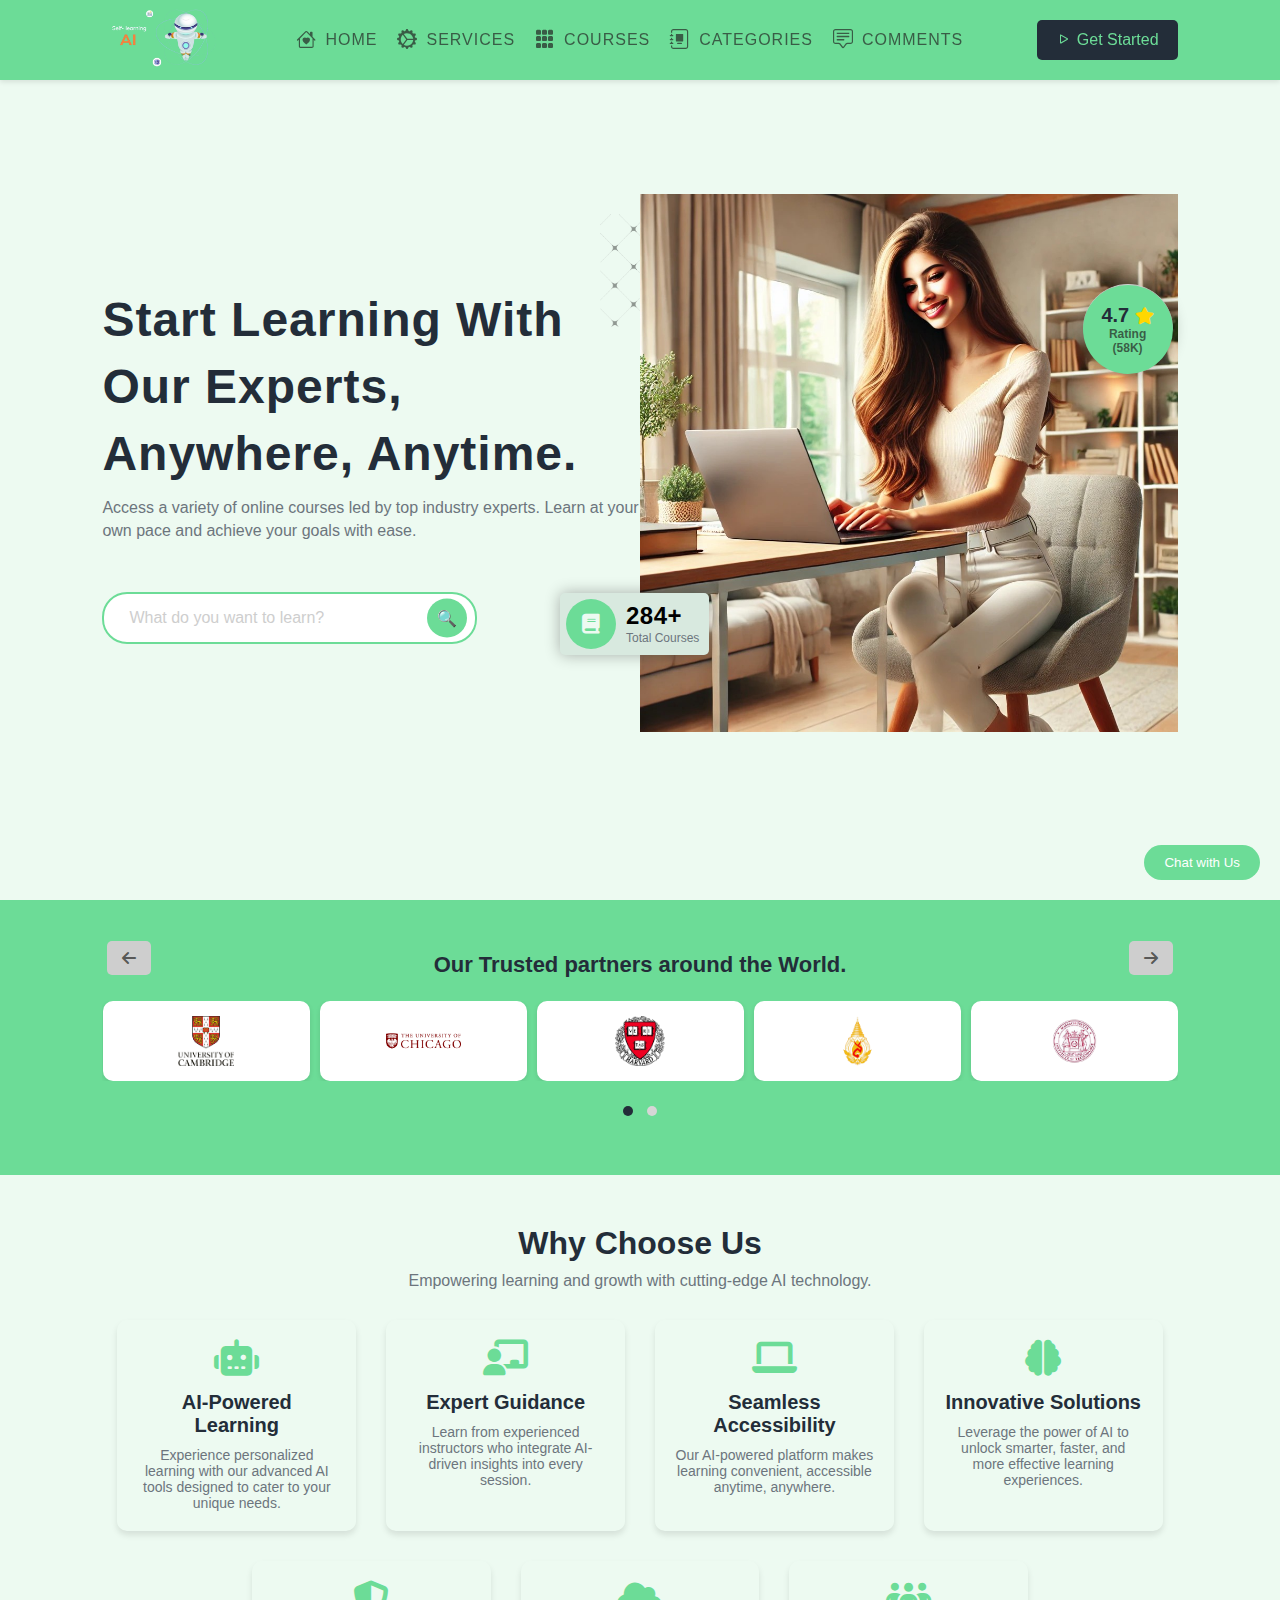
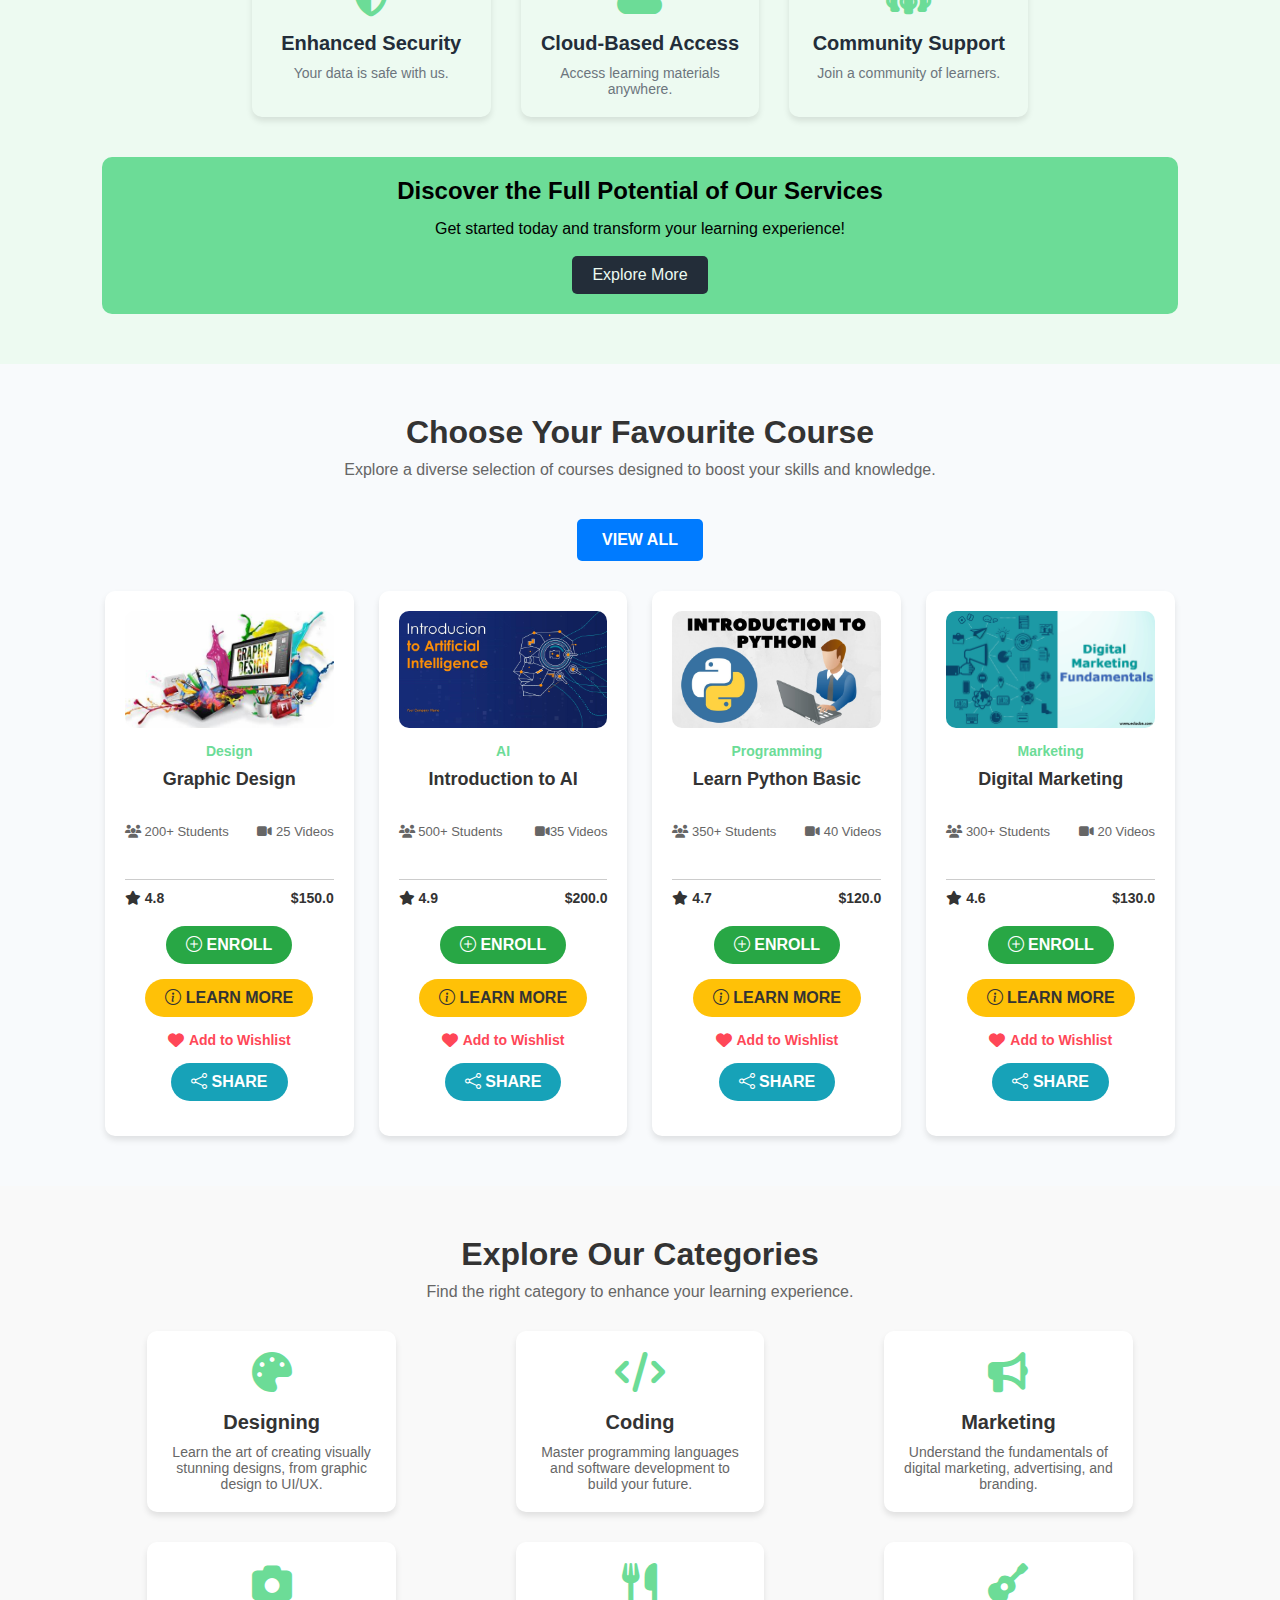
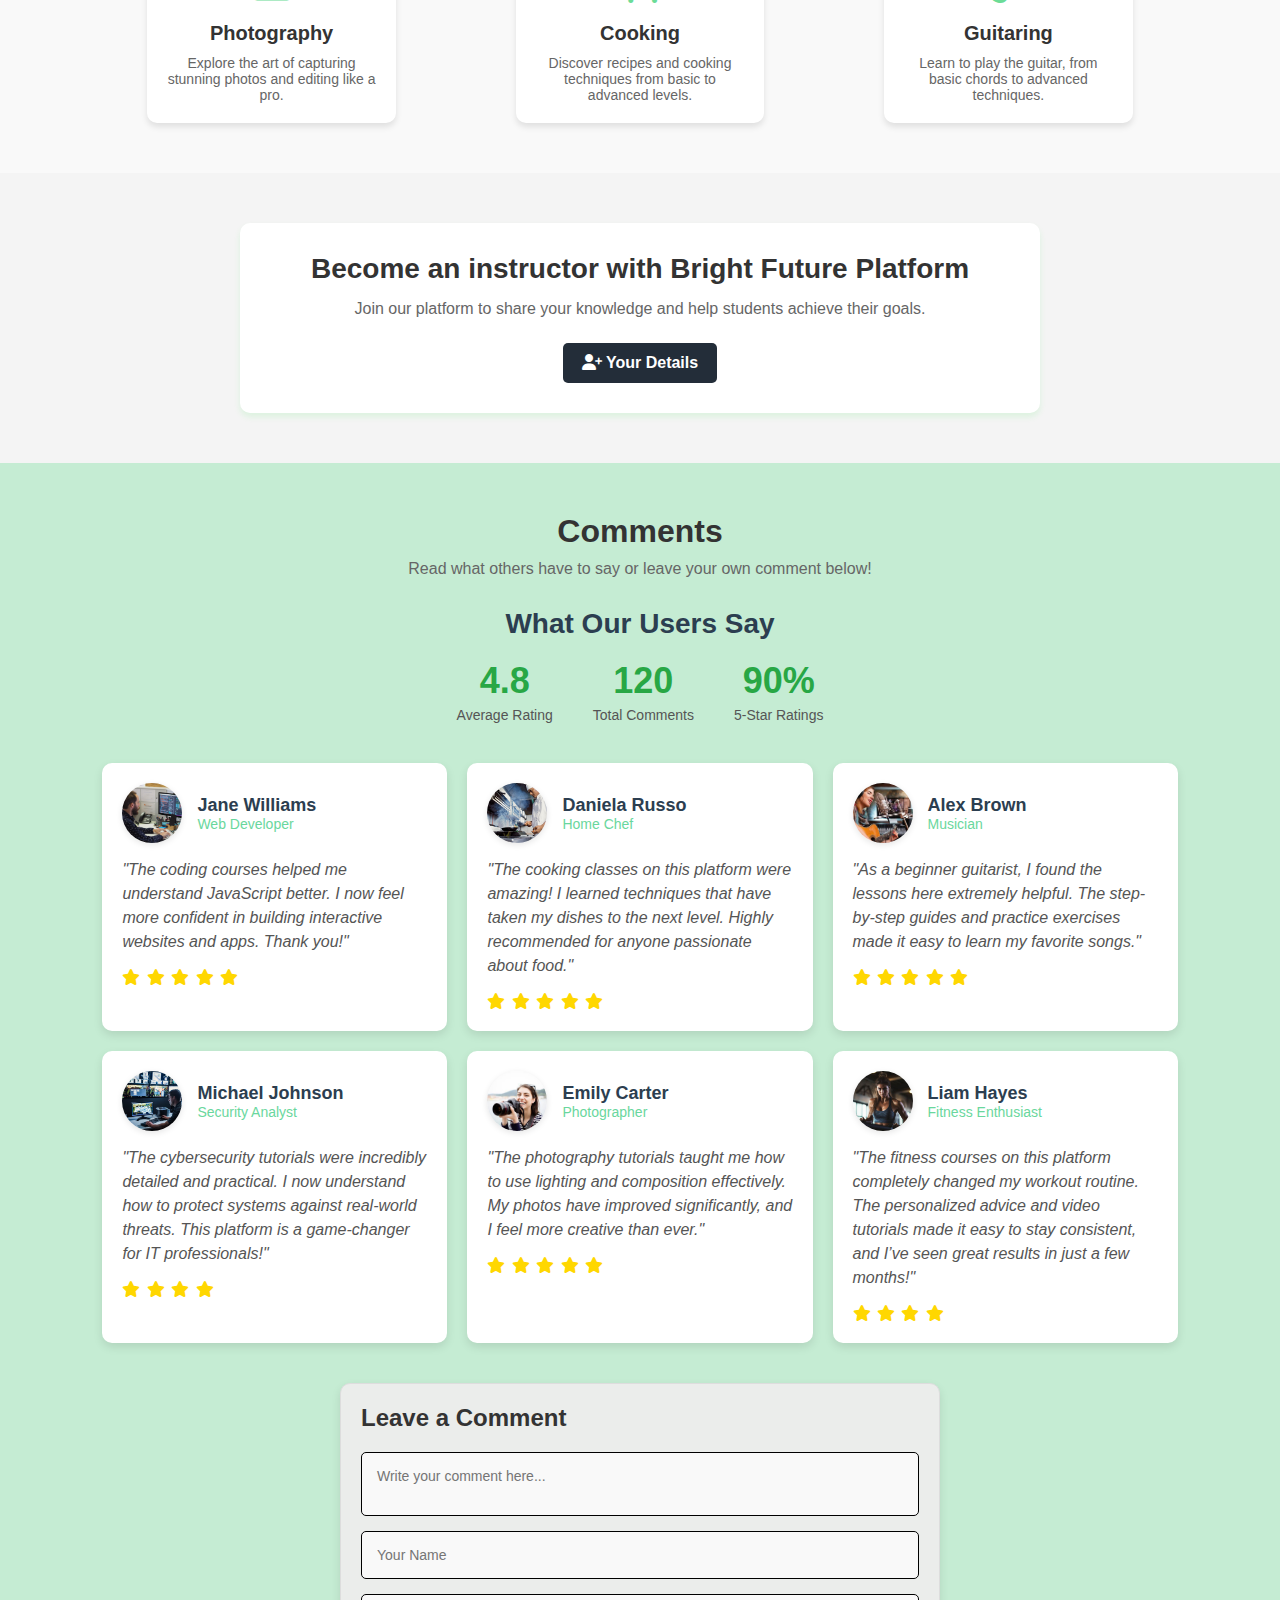
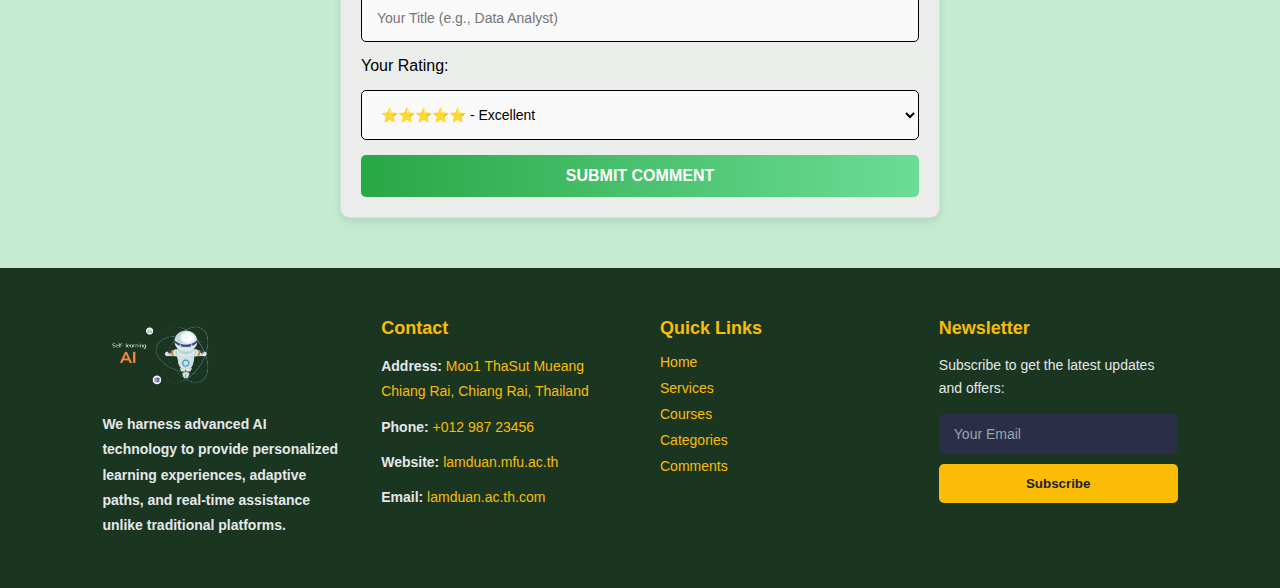
<file: index.html>
<!DOCTYPE html>
<html lang="en">
  <head>
    <meta charset="UTF-8" />
    <meta name="viewport" content="width=device-width, initial-scale=1.0" />
    <title>AI Tutoring Responsive Website</title>
    <!-- Font Awesome -->
    <link
      rel="stylesheet"
      href="https://cdnjs.cloudflare.com/ajax/libs/font-awesome/6.7.2/css/all.min.css"
      integrity="sha512-Evv84Mr4kqVGRNSgIGL/F/aIDqQb7xQ2vcrdIwxfjThSH8CSR7PBEakCr51Ck+w+/U6swU2Im1vVX0SVk9ABhg=="
      crossorigin="anonymous"
      referrerpolicy="no-referrer"
    />
    <!-- CSS -->
    <link rel="stylesheet" href="style.css" />
    <link rel="icon" href="Image/Logo.favicon.webp" type="image/png" />
    <!-- CdnJS  -->
    <link
      rel="stylesheet"
      href="https://cdnjs.cloudflare.com/ajax/libs/OwlCarousel2/2.3.4/assets/owl.carousel.min.css"
    />
    <link
      rel="stylesheet"
      href="https://cdnjs.cloudflare.com/ajax/libs/OwlCarousel2/2.3.4/assets/owl.theme.default.min.css"
    />
    <link
      rel="stylesheet"
      href="https://cdnjs.cloudflare.com/ajax/libs/font-awesome/6.7.2/css/all.min.css"
    />
    <link rel="stylesheet" href="https://cdn.jsdelivr.net/npm/bootstrap-icons/font/bootstrap-icons.css">
  </head>
  <body>
    <div class="website-container">
      <!-- Home Section -->
      <section class="home" id="home">
        <nav class="main-navbar">
          <a href="#" class="logo">
            <img
              src="Image/Logo.png"
              alt="Website Logo"
              width="120"
              height="auto"
            />
          </a>
          <ul class="nav-list">
            <li><a href="#home"><i class="bi bi-house-heart"></i>Home</a></li>
            <li><a href="#services"><i class="bi bi-gear-wide-connected"></i>Services</a></li>
            <li><a href="#courses"><i class="bi bi-grid-3x3-gap-fill"></i>Courses</a></li>
            <li><a href="#categories"><i class="bi bi-journal-album"></i>Categories</a></li>
            <li><a href="#comments"><i class="bi bi-chat-square-text"></i>Comments</a></li>
          </ul>

          <a href="login.html" class="get-started-btn-container">
            <button class="get-started-btn btn"><i class="bi bi-play"></i>&nbsp;Get Started</button>
          </a>
          <!-- Hamburger Menu -->
          <div class="menu-btn" aria-label="Toggle Menu" aria-expanded="false">
            <i class="fa-solid fa-bars"></i>
            <!-- Default Hamburger Icon -->
          </div>
        </nav>

        <div class="banner">
          <div class="banner-desc">
            <h2>Start Learning With Our Experts, Anywhere, Anytime.</h2>
            <p>
              Access a variety of online courses led by top industry experts.
              Learn at your own pace and achieve your goals with ease.
            </p>
            <div class="search-bar-container">
              <form action="#" method="GET">
                <input
                  type="text"
                  name="q"
                  id="search"
                  placeholder="What do you want to learn?"
                />
                <button type="submit" class="search-btn">🔍</button>
              </form>
            </div>
          </div>
          <div class="banner-img">
            <div class="banner-img-container">
              <img src="Image/Intro.jpg"                alt="Online Learning Introduction"
                width="600"
                height="auto"
                loading="lazy"
              />
              <div class="states">
                <div class="total-courses">
                  <div class="icon">
                    <i class="fa-solid fa-book"></i>
                  </div>
                  <div class="desc">
                    <span>284+</span>
                    <span>Total Courses</span>
                  </div>
                </div>
                <div class="course-ratings">
                  <span>4.7 <i class="fa-solid fa-star"></i></span>
                  <span>Rating (58K)</span>
                </div>
              </div>
              <div class="pattern">
                <img src="Image/Pattern.png" alt="Decorative Pattern" />
              </div>
            </div>
          </div>
        </div>
      </section>

      <div id="chatbot-container">
        <button id="chatbot-toggle">Chat with Us</button>
        <div id="chatbot-window" class="hidden">
          <div id="chatbot-header">
            <span>AI Chatbot</span>
            <button id="close-chatbot">X</button>
            <!-- Close Button -->
          </div>
          <div id="chatbot-messages"></div>
          <form id="chatbot-form">
            <input
              type="text"
              id="chatbot-input"
              placeholder="Type a message..."
            />
            <button type="submit">Send</button>
          </form>
        </div>
      </div>

      <section class="partners">
        <h3>Our Trusted partners around the World.</h3>
        <div class="owl-carousel owl-theme partners-slider">
          <div class="item brand-item">
            <img src="Image/Brand Logos/Cambridge.png" alt="Cambridge" />
          </div>
          <div class="item brand-item">
            <img src="Image/Brand Logos/Chicago.png" alt="Chicago" />
          </div>
          <div class="item brand-item">
            <img src="Image/Brand Logos/Harvard.png" alt="Harvard" />
          </div>
          <div class="item brand-item">
            <img src="Image/Brand Logos/MFU.png" alt="MFU" />
          </div>
          <div class="item brand-item">
            <img src="Image/Brand Logos/MIT.png" alt="MIT" />
          </div>
          <div class="item brand-item">
            <img src="Image/Brand Logos/Online-Edu.png" alt="Online-Edu" />
          </div>
          <div class="item brand-item">
            <img src="Image/Brand Logos/PennState.png" alt="PennState" />
          </div>
          <div class="item brand-item">
            <img src="Image/Brand Logos/Standford.jpg" alt="Standford" />
          </div>
          <div class="item brand-item">
            <img src="Image/Brand Logos/Yale.png" alt="Yale" />
          </div>
          <div class="item brand-item">
            <img src="Image/Brand Logos/Uni-state.png" alt="Uni-state" />
          </div>
        </div>
      </section>

      <section id="services" class="services">
        <header class="section-header">
          <h1>Why Choose Us</h1>
          <p>Empowering learning and growth with cutting-edge AI technology.</p>
        </header>
        <div class="service-items">
          <div class="service-item">
            <i class="fa-solid fa-robot"></i>
            <h3>AI-Powered Learning</h3>
            <p>
              Experience personalized learning with our advanced AI tools
              designed to cater to your unique needs.
            </p>
          </div>
          <div class="service-item">
            <i class="fa-solid fa-chalkboard-user"></i>
            <h3>Expert Guidance</h3>
            <p>
              Learn from experienced instructors who integrate AI-driven
              insights into every session.
            </p>
          </div>
          <div class="service-item">
            <i class="fa-solid fa-laptop"></i>
            <h3>Seamless Accessibility</h3>
            <p>
              Our AI-powered platform makes learning convenient, accessible
              anytime, anywhere.
            </p>
          </div>
          <div class="service-item">
            <i class="fa-solid fa-brain"></i>
            <h3>Innovative Solutions</h3>
            <p>
              Leverage the power of AI to unlock smarter, faster, and more
              effective learning experiences.
            </p>
          </div>
        </div>
        <div class="cta-section">
          <h2>Discover the Full Potential of Our Services</h2>
          <p>Get started today and transform your learning experience!</p>
          <br />
          <a href="https://www.coursera.org/" target="_blank"
            ><button class="cta-btn">Explore More</button></a
          >
        </div>
      </section>
      
      <section id="courses" class="courses">
        <header class="section-header">
          <div class="header-text">
            <h1>Choose Your Favourite Course</h1>
            <p>
              Explore a diverse selection of courses designed to boost your
              skills and knowledge.
            </p>
          </div>
          <div class="btn-container">
            <div class="btn-container">
              <button id="view-all-btn" class="courses-btn">View All</button>
              <button
                id="previous-btn"
                class="courses-btn"
                style="display: none"
              >
                Previous
              </button>
            </div>
          </div>
        </header>

        <div class="course-items">
          <!-- Visible Courses -->
          <div class="course-card">
            <img
              src="Image/Courses/Graphic Design.jpg"
              alt="Graphic Design Course"
            />
            <div class="category"><h3>Design</h3></div>
            <h2 class="course-title">Graphic Design</h2>
            <div class="course-desc">
              <span><i class="fa-solid fa-users"></i> 200+ Students</span>
              <span><i class="fa-solid fa-video"></i> 25 Videos</span>
            </div>
            <div class="course-ratings">
              <span><i class="fa-solid fa-star"></i> 4.8</span>
              <span><b>$</b>150.0</span>
            </div>
            <div class="button-container">
                <button class="enroll-btn" onclick="enrollMessage()"><i class="bi bi-plus-circle"></i>&nbsp;Enroll</button>
                <button class="learn-more-btn" onclick="learnMoreMessage()"><i class="bi bi-info-circle"></i>&nbspLearn More</button>
                <button class="wishlist-btn" onclick="wishlistMessage()">
                  <i class="fa-solid fa-heart"></i> Add to Wishlist
                </button>
              <button class="share-btn" onclick="shareMessage()"><i class="bi bi-share"></i>&nbsp;Share</button>
            </div>
          </div>

          <div class="course-card">
            <img src="Image/Courses/AI course.jpg" alt="AI Course" />
            <div class="category"><h3>AI</h3></div>
            <h2 class="course-title">Introduction to AI</h2>
            <div class="course-desc">
              <span><i class="fa-solid fa-users"></i> 500+ Students</span>
              <span><i class="fa-solid fa-video"></i>35 Videos</span>
            </div>
            <div class="course-ratings">
              <span><i class="fa-solid fa-star"></i> 4.9</span>
              <span><b>$</b>200.0</span>
            </div>
            <div class="button-container">
                <button class="enroll-btn" onclick="enrollMessage()"><i class="bi bi-plus-circle"></i>&nbsp;Enroll</button>
                <button class="learn-more-btn" onclick="learnMoreMessage()"><i class="bi bi-info-circle"></i>&nbspLearn More</button>
                <button class="wishlist-btn" onclick="wishlistMessage()">
                  <i class="fa-solid fa-heart"></i> Add to Wishlist
                </button>
              <button class="share-btn" onclick="shareMessage()"><i class="bi bi-share"></i>&nbsp;Share</button>
            </div>
          </div>

          <div class="course-card">
            <img src="Image/Courses/Python.jpg" alt="Coding Course" />
            <div class="category"><h3>Programming</h3></div>
            <h2 class="course-title">Learn Python Basic</h2>
            <div class="course-desc">
              <span><i class="fa-solid fa-users"></i> 350+ Students</span>
              <span><i class="fa-solid fa-video"></i> 40 Videos</span>
            </div>
            <div class="course-ratings">
              <span><i class="fa-solid fa-star"></i> 4.7</span>
              <span><b>$</b>120.0</span>
            </div>
            <div class="button-container">
                <button class="enroll-btn" onclick="enrollMessage()"><i class="bi bi-plus-circle"></i>&nbsp;Enroll</button>
                <button class="learn-more-btn" onclick="learnMoreMessage()"><i class="bi bi-info-circle"></i>&nbspLearn More</button>
                <button class="wishlist-btn" onclick="wishlistMessage()">
                  <i class="fa-solid fa-heart"></i> Add to Wishlist
                </button>
              <button class="share-btn" onclick="shareMessage()"><i class="bi bi-share"></i>&nbsp;Share</button>
            </div>
          </div>

          <div class="course-card">
            <img
              src="Image/Courses/Digital Marketing.png"
              alt="Marketing Course"
            />
            <div class="category"><h3>Marketing</h3></div>
            <h2 class="course-title">Digital Marketing</h2>
            <div class="course-desc">
              <span><i class="fa-solid fa-users"></i> 300+ Students</span>
              <span><i class="fa-solid fa-video"></i> 20 Videos</span>
            </div>
            <div class="course-ratings">
              <span><i class="fa-solid fa-star"></i> 4.6</span>
              <span><b>$</b>130.0</span>
            </div>
            <div class="button-container">
                <button class="enroll-btn" onclick="enrollMessage()"><i class="bi bi-plus-circle"></i>&nbsp;Enroll</button>
                <button class="learn-more-btn" onclick="learnMoreMessage()"><i class="bi bi-info-circle"></i>&nbspLearn More</button>
                <button class="wishlist-btn" onclick="wishlistMessage()">
                  <i class="fa-solid fa-heart"></i> Add to Wishlist
                </button>
              <button class="share-btn" onclick="shareMessage()"><i class="bi bi-share"></i>&nbsp;Share</button>
            </div>
          </div>

          <div class="course-card hidden">
            <img
              src="Image/Courses/Data Sciences.png"
              alt="Data Science Course"
            />
            <div class="category"><h3>Data Science</h3></div>
            <h2 class="course-title">Data Science</h2>
            <div class="course-desc">
              <span><i class="fa-solid fa-users"></i> 400+ Students</span>
              <span><i class="fa-solid fa-video"></i> 30 Videos</span>
            </div>
            <div class="course-ratings">
              <span><i class="fa-solid fa-star"></i> 4.8</span>
              <span><b>$</b>250.0</span>
            </div>
            <div class="button-container">
                <button class="enroll-btn" onclick="enrollMessage()"><i class="bi bi-plus-circle"></i>&nbsp;Enroll</button>
                <button class="learn-more-btn" onclick="learnMoreMessage()"><i class="bi bi-info-circle"></i>&nbspLearn More</button>
                <button class="wishlist-btn" onclick="wishlistMessage()">
                  <i class="fa-solid fa-heart"></i> Add to Wishlist
                </button>
              <button class="share-btn" onclick="shareMessage()"><i class="bi bi-share"></i>&nbsp;Share</button>
            </div>
          </div>

          <div class="course-card hidden">
            <img src="Image/Courses/Web.jpg" alt="Web Development Course" />
            <div class="category"><h3>Web Development</h3></div>
            <h2 class="course-title">Full-Stack Web</h2>
            <div class="course-desc">
              <span><i class="fa-solid fa-users"></i> 550+ Students</span>
              <span><i class="fa-solid fa-video"></i> 50 Videos</span>
            </div>
            <div class="course-ratings">
              <span><i class="fa-solid fa-star"></i> 4.9</span>
              <span><b>$</b>300.0</span>
            </div>
            <div class="button-container">
                <button class="enroll-btn" onclick="enrollMessage()"><i class="bi bi-plus-circle"></i>&nbsp;Enroll</button>
                <button class="learn-more-btn" onclick="learnMoreMessage()"><i class="bi bi-info-circle"></i>&nbspLearn More</button>
                <button class="wishlist-btn" onclick="wishlistMessage()">
                  <i class="fa-solid fa-heart"></i> Add to Wishlist
                </button>
              <button class="share-btn" onclick="shareMessage()"><i class="bi bi-share"></i>&nbsp;Share</button>
            </div>
          </div>

          <!-- Hidden Courses -->
          <div class="course-card hidden">
            <img src="Image/Courses/UI_UX.jpg" alt="UI/UX Course" />
            <div class="category"><h3>Design</h3></div>
            <h2 class="course-title">UI/UX Design</h2>
            <div class="course-desc">
              <span><i class="fa-solid fa-users"></i> 220+ Students</span>
              <span><i class="fa-solid fa-video"></i> 18 Videos</span>
            </div>
            <div class="course-ratings">
              <span><i class="fa-solid fa-star"></i> 4.7</span>
              <span><b>$</b>180.0</span>
            </div>
            <div class="button-container">
                <button class="enroll-btn" onclick="enrollMessage()"><i class="bi bi-plus-circle"></i>&nbsp;Enroll</button>
                <button class="learn-more-btn" onclick="learnMoreMessage()"><i class="bi bi-info-circle"></i>&nbspLearn More</button>
                <button class="wishlist-btn" onclick="wishlistMessage()">
                  <i class="fa-solid fa-heart"></i> Add to Wishlist
                </button>
              <button class="share-btn" onclick="shareMessage()"><i class="bi bi-share"></i>&nbsp;Share</button>
            </div>
          </div>

          <div class="course-card hidden">
            <img
              src="Image/Courses/Machine Learning.jpg"
              alt="Machine Learning Course"
            />
            <div class="category"><h3>ML</h3></div>
            <h2 class="course-title">Machine Learning</h2>
            <div class="course-desc">
              <span><i class="fa-solid fa-users"></i> 450+ Students</span>
              <span><i class="fa-solid fa-video"></i> 40 Videos</span>
            </div>
            <div class="course-ratings">
              <span><i class="fa-solid fa-star"></i> 4.8</span>
              <span><b>$</b>220.0</span>
            </div>
            <div class="button-container">
                <button class="enroll-btn" onclick="enrollMessage()"><i class="bi bi-plus-circle"></i>&nbsp;Enroll</button>
                <button class="learn-more-btn" onclick="learnMoreMessage()"><i class="bi bi-info-circle"></i>&nbspLearn More</button>
                <button class="wishlist-btn" onclick="wishlistMessage()">
                  <i class="fa-solid fa-heart"></i> Add to Wishlist
                </button>
              <button class="share-btn" onclick="shareMessage()"><i class="bi bi-share"></i>&nbsp;Share</button>
            </div>
          </div>

          <div class="course-card hidden">
            <img src="Image/Courses/Photography.jpg" alt="Photography Course" />
            <div class="category"><h3>Photography</h3></div>
            <h2 class="course-title">Photography</h2>
            <div class="course-desc">
              <span><i class="fa-solid fa-users"></i> 150+ Students</span>
              <span><i class="fa-solid fa-video"></i> 12 Videos</span>
            </div>
            <div class="course-ratings">
              <span><i class="fa-solid fa-star"></i> 4.6</span>
              <span><b>$</b>100.0</span>
            </div>
            <div class="button-container">
                <button class="enroll-btn" onclick="enrollMessage()"><i class="bi bi-plus-circle"></i>&nbsp;Enroll</button>
                <button class="learn-more-btn" onclick="learnMoreMessage()"><i class="bi bi-info-circle"></i>&nbspLearn More</button>
                <button class="wishlist-btn" onclick="wishlistMessage()">
                  <i class="fa-solid fa-heart"></i> Add to Wishlist
                </button>
              <button class="share-btn" onclick="shareMessage()"><i class="bi bi-share"></i>&nbsp;Share</button>
            </div>
          </div>

          <div class="course-card hidden">
            <img
              src="Image/Courses/Cyber Security.jpg"
              alt="Cybersecurity Course"
            />
            <div class="category"><h3>Cybersecurity</h3></div>
            <h2 class="course-title">Cybersecurity</h2>
            <div class="course-desc">
              <span><i class="fa-solid fa-users"></i> 300+ Students</span>
              <span><i class="fa-solid fa-video"></i> 22 Videos</span>
            </div>
            <div class="course-ratings">
              <span><i class="fa-solid fa-star"></i> 4.7</span>
              <span><b>$</b>210.0</span>
            </div>
            <div class="button-container">
                <button class="enroll-btn" onclick="enrollMessage()"><i class="bi bi-plus-circle"></i>&nbsp;Enroll</button>
                <button class="learn-more-btn" onclick="learnMoreMessage()"><i class="bi bi-info-circle"></i>&nbspLearn More</button>
                <button class="wishlist-btn" onclick="wishlistMessage()">
                  <i class="fa-solid fa-heart"></i> Add to Wishlist
                </button>
              <button class="share-btn" onclick="shareMessage()"><i class="bi bi-share"></i>&nbsp;Share</button>
            </div>
          </div>

          <div class="course-card hidden">
            <img src="Image/Courses/Cooking.jpg" alt="Cooking Course" />
            <div class="category"><h3>Cooking</h3></div>
            <h2 class="course-title">Cooking Basics</h2>
            <div class="course-desc">
              <span><i class="fa-solid fa-users"></i> 400+ Students</span>
              <span><i class="fa-solid fa-video"></i> 30 Videos</span>
            </div>
            <div class="course-ratings">
              <span><i class="fa-solid fa-star"></i> 4.9</span>
              <span><b>$</b>300.0</span>
            </div>
            <div class="button-container">
                <button class="enroll-btn" onclick="enrollMessage()"><i class="bi bi-plus-circle"></i>&nbsp;Enroll</button>
                <button class="learn-more-btn" onclick="learnMoreMessage()"><i class="bi bi-info-circle"></i>&nbspLearn More</button>
                <button class="wishlist-btn" onclick="wishlistMessage()">
                  <i class="fa-solid fa-heart"></i> Add to Wishlist
                </button>
              <button class="share-btn" onclick="shareMessage()"><i class="bi bi-share"></i>&nbsp;Share</button>
            </div>
          </div>

          <div class="course-card hidden">
            <img src="Image/Courses/Guitar.png" alt="Guitar Course" />
            <div class="category"><h3>Guitar</h3></div>
            <h2 class="course-title">Guitar Basic</h2>
            <div class="course-desc">
              <span><i class="fa-solid fa-users"></i> 250+ Students</span>
              <span><i class="fa-solid fa-video"></i> 15 Videos</span>
            </div>
            <div class="course-ratings">
              <span><i class="fa-solid fa-star"></i> 4.8</span>
              <span><b>$</b>180.0</span>
            </div>
            <div class="button-container">
                <button class="enroll-btn" onclick="enrollMessage()"><i class="bi bi-plus-circle"></i>&nbsp;Enroll</button>
                <button class="learn-more-btn" onclick="learnMoreMessage()"><i class="bi bi-info-circle"></i>&nbspLearn More</button>
                <button class="wishlist-btn" onclick="wishlistMessage()">
                  <i class="fa-solid fa-heart"></i> Add to Wishlist
                </button>
              <button class="share-btn" onclick="shareMessage()"><i class="bi bi-share"></i>&nbsp;Share</button>
            </div>
          </div>
        </div>
      </section>

      <!-- Categories -->
      <section class="categories" id="categories">
        <header class="section-header">
          <h1>Explore Our Categories</h1>
          <p>Find the right category to enhance your learning experience.</p>
        </header>

        <div class="categories-contents">
          <div class="category-item">
            <div class="category-icon">
              <i class="fa-solid fa-palette"></i>
            </div>
            <div class="category-desc">
              <h3>Designing</h3>
              <p>
                Learn the art of creating visually stunning designs, from
                graphic design to UI/UX.
              </p>
            </div>
          </div>

          <div class="category-item">
            <div class="category-icon">
              <i class="fa-solid fa-code"></i>
            </div>
            <div class="category-desc">
              <h3>Coding</h3>
              <p>
                Master programming languages and software development to build
                your future.
              </p>
            </div>
          </div>

          <div class="category-item">
            <div class="category-icon">
              <i class="fa-solid fa-bullhorn"></i>
            </div>
            <div class="category-desc">
              <h3>Marketing</h3>
              <p>
                Understand the fundamentals of digital marketing, advertising,
                and branding.
              </p>
            </div>
          </div>

          <div class="category-item">
            <div class="category-icon">
              <i class="fa-solid fa-camera"></i>
            </div>
            <div class="category-desc">
              <h3>Photography</h3>
              <p>
                Explore the art of capturing stunning photos and editing like a
                pro.
              </p>
            </div>
          </div>

          <!-- New Category: Cooking -->
          <div class="category-item">
            <div class="category-icon">
              <i class="fa-solid fa-utensils"></i>
            </div>
            <div class="category-desc">
              <h3>Cooking</h3>
              <p>
                Discover recipes and cooking techniques from basic to advanced
                levels.
              </p>
            </div>
          </div>

          <!-- New Category: Guitaring -->
          <div class="category-item">
            <div class="category-icon">
              <i class="fa-solid fa-guitar"></i>
            </div>
            <div class="category-desc">
              <h3>Guitaring</h3>
              <p>
                Learn to play the guitar, from basic chords to advanced
                techniques.
              </p>
            </div>
          </div>
        </div>
      </section>

      <!-- Teacher  -->
      <section class="instructor">
        <div class="instructor-container">
          <h2>Become an instructor with Bright Future Platform</h2>
          <p>
            Join our platform to share your knowledge and help students achieve
            their goals.
          </p>
          <button class="teacher-btn btn">
            <i class="fa-solid fa-user-plus"></i> Your Details
          </button>
        </div>
      </section>

      <!-- Comments Section -->
       <section class="comments" id="comments">
      <section class="comments-wrapper">
        <div class="comments-summary">
          <header class="section-header" style="background-color: #c5ecd3">
            <h1>Comments</h1>
            <p>Read what others have to say or leave your own comment below!</p>
          </header>
          <h2>What Our Users Say</h2>
          <div class="summary-stats">
            <div class="stat-item">
              <h3>4.8</h3>
              <p>Average Rating</p>
            </div>
            <div class="stat-item">
              <h3>120</h3>
              <p>Total Comments</p>
            </div>
            <div class="stat-item">
              <h3>90%</h3>
              <p>5-Star Ratings</p>
            </div>
          </div>
        </div>

        <section class="comments" id="comments">
          <!-- Existing Comments -->
          <div class="comments-list">
            <div class="comment-card">
              <div class="comment-header">
                <img src="Image/Comments/developer.jpg" alt="Person Image" />
                <div class="comment-info">
                  <h3>Jane Williams</h3>
                  <p>Web Developer</p>
                </div>
              </div>
              <div class="comment-content">
                <p>
                  "The coding courses helped me understand JavaScript better. I
                  now feel more confident in building interactive websites and
                  apps. Thank you!"
                </p>
              </div>
              <div class="comment-footer">
                <div class="rating">
                  <i class="fa-solid fa-star"></i>
                  <i class="fa-solid fa-star"></i>
                  <i class="fa-solid fa-star"></i>
                  <i class="fa-solid fa-star"></i>
                  <i class="fa-solid fa-star"></i>
                </div>
              </div>
            </div>
            <div class="comment-card">
              <div class="comment-header">
                <img src="Image/Comments/Cooking.jpg" alt="Person Image" />
                <div class="comment-info">
                  <h3>Daniela Russo</h3>
                  <p>Home Chef</p>
                </div>
              </div>
              <div class="comment-content">
                <p>
                  "The cooking classes on this platform were amazing! I learned
                  techniques that have taken my dishes to the next level. Highly
                  recommended for anyone passionate about food."
                </p>
              </div>
              <div class="comment-footer">
                <div class="rating">
                  <i class="fa-solid fa-star"></i>
                  <i class="fa-solid fa-star"></i>
                  <i class="fa-solid fa-star"></i>
                  <i class="fa-solid fa-star"></i>
                  <i class="fa-solid fa-star"></i>
                </div>
              </div>
            </div>
            <div class="comment-card">
              <div class="comment-header">
                <img src="Image/Comments/Musician.jpg" alt="Person Image" />
                <div class="comment-info">
                  <h3>Alex Brown</h3>
                  <p>Musician</p>
                </div>
              </div>
              <div class="comment-content">
                <p>
                  "As a beginner guitarist, I found the lessons here extremely
                  helpful. The step-by-step guides and practice exercises made
                  it easy to learn my favorite songs."
                </p>
              </div>
              <div class="comment-footer">
                <div class="rating">
                  <i class="fa-solid fa-star"></i>
                  <i class="fa-solid fa-star"></i>
                  <i class="fa-solid fa-star"></i>
                  <i class="fa-solid fa-star"></i>
                  <i class="fa-solid fa-star"></i>
                </div>
              </div>
            </div>
            <div class="comment-card">
              <div class="comment-header">
                <img src="Image/Comments/Security.jpg" alt="Person Image" />
                <div class="comment-info">
                  <h3>Michael Johnson</h3>
                  <p>Security Analyst</p>
                </div>
              </div>
              <div class="comment-content">
                <p>
                  "The cybersecurity tutorials were incredibly detailed and
                  practical. I now understand how to protect systems against
                  real-world threats. This platform is a game-changer for IT
                  professionals!"
                </p>
              </div>
              <div class="comment-footer">
                <div class="rating">
                  <i class="fa-solid fa-star"></i>
                  <i class="fa-solid fa-star"></i>
                  <i class="fa-solid fa-star"></i>
                  <i class="fa-solid fa-star"></i>
                </div>
              </div>
            </div>
            <div class="comment-card">
              <div class="comment-header">
                <img src="Image/Comments/Photographer.jpg" alt="Person Image" />
                <div class="comment-info">
                  <h3>Emily Carter</h3>
                  <p>Photographer</p>
                </div>
              </div>
              <div class="comment-content">
                <p>
                  "The photography tutorials taught me how to use lighting and
                  composition effectively. My photos have improved
                  significantly, and I feel more creative than ever."
                </p>
              </div>
              <div class="comment-footer">
                <div class="rating">
                  <i class="fa-solid fa-star"></i>
                  <i class="fa-solid fa-star"></i>
                  <i class="fa-solid fa-star"></i>
                  <i class="fa-solid fa-star"></i>
                  <i class="fa-solid fa-star"></i>
                </div>
              </div>
            </div>
            <div class="comment-card">
              <div class="comment-header">
                <img src="Image/Comments/FItness.jpg" alt="Person Image" />
                <div class="comment-info">
                  <h3>Liam Hayes</h3>
                  <p>Fitness Enthusiast</p>
                </div>
              </div>
              <div class="comment-content">
                <p>
                  "The fitness courses on this platform completely changed my
                  workout routine. The personalized advice and video tutorials
                  made it easy to stay consistent, and I’ve seen great results
                  in just a few months!"
                </p>
              </div>
              <div class="comment-footer">
                <div class="rating">
                  <i class="fa-solid fa-star"></i>
                  <i class="fa-solid fa-star"></i>
                  <i class="fa-solid fa-star"></i>
                  <i class="fa-solid fa-star"></i>
                </div>
              </div>
            </div>
            <!-- Add more comment cards here -->
          </div>

          <!-- Comment Submission Form -->
          <div class="comment-form">
            <h2>Leave a Comment</h2>
            <form id="commentForm">
              <textarea
                placeholder="Write your comment here..."
                required
              ></textarea>
              <input type="text" placeholder="Your Name" required />
              <input
                type="text"
                placeholder="Your Title (e.g., Data Analyst)"
                required
              />
              <label for="rating">Your Rating:</label>
              <select id="rating" required>
                <option value="5">⭐⭐⭐⭐⭐ - Excellent</option>
                <option value="4">⭐⭐⭐⭐ - Good</option>
                <option value="3">⭐⭐⭐ - Average</option>
                <option value="2">⭐⭐ - Poor</option>
                <option value="1">⭐ - Terrible</option>
              </select>
              <button type="submit" class="submit-btn">Submit Comment</button>
            </form>
          </div>
        </section>
    </section>

    </div>
    

    <!-- Footer Section -->
    <!-- Footer Section -->
    <footer class="footer">
      <div class="footer-container">
        <!-- About Section -->
        <div class="footer-about">
          <img src="Image/Logo.png" alt="Your Logo" class="footer-logo" />
          <h3>
            <p>
              We harness advanced AI technology to provide personalized learning
              experiences, adaptive paths, and real-time assistance unlike
              traditional platforms.
            </p>
          </h3>
        </div>

        <!-- Contact Section -->
        <div class="footer-contact">
          <h3>Contact</h3>
          <ul>
            <li>
              <b>Address:</b
              ><a
                href="https://www.bing.com/maps?osid=afbbcb3d-692a-4213-8469-38c217629f34&cp=20.046717~99.873072&lvl=15.337537&pi=0&imgid=a737a873-41f4-4df0-9d6a-9e5597df1aad&v=2&sV=2&form=S00027"
              >
                Moo1 ThaSut Mueang Chiang Rai, Chiang Rai, Thailand</a
              >
            </li>
            <li>
              <b>Phone:</b> <a href="phoneto:+012 987 23456">+012 987 23456</a>
            </li>
            <li><b>Website:</b> <a href="#">lamduan.mfu.ac.th</a></li>
            <li>
              <b>Email:</b>
              <a href="mailto:lamduan.ac.th.com">lamduan.ac.th.com</a>
            </li>
          </ul>
        </div>

        <!-- Quick Links Section -->
        <div class="footer-links">
          <h3>Quick Links</h3>
          <ul>
            <li><a href="#home">Home</a></li>
            <li><a href="#services">Services</a></li>
            <li><a href="#courses">Courses</a></li>
            <li><a href="#categories">Categories</a></li>
            <li><a href="#comments">Comments</a></li>
          </ul>
        </div>

        <!-- Newsletter Section -->
        <div class="footer-newsletter">
          <h3>Newsletter</h3>
          <p>Subscribe to get the latest updates and offers:</p>
          <form action="#">
            <input type="email" placeholder="Your Email" required />
            <button type="submit">Subscribe</button>
          </form>
        </div>
      </div>
    </footer>

    <!-- jquery -->
    <script src="https://cdnjs.cloudflare.com/ajax/libs/jquery/3.7.1/jquery.min.js"></script>
    <!-- cdnjs -->
    <script src="https://cdnjs.cloudflare.com/ajax/libs/OwlCarousel2/2.3.4/owl.carousel.min.js"></script>
    <!-- Custom JS -->
    <script src="script.js"></script>
  </body>
</html>
</file>
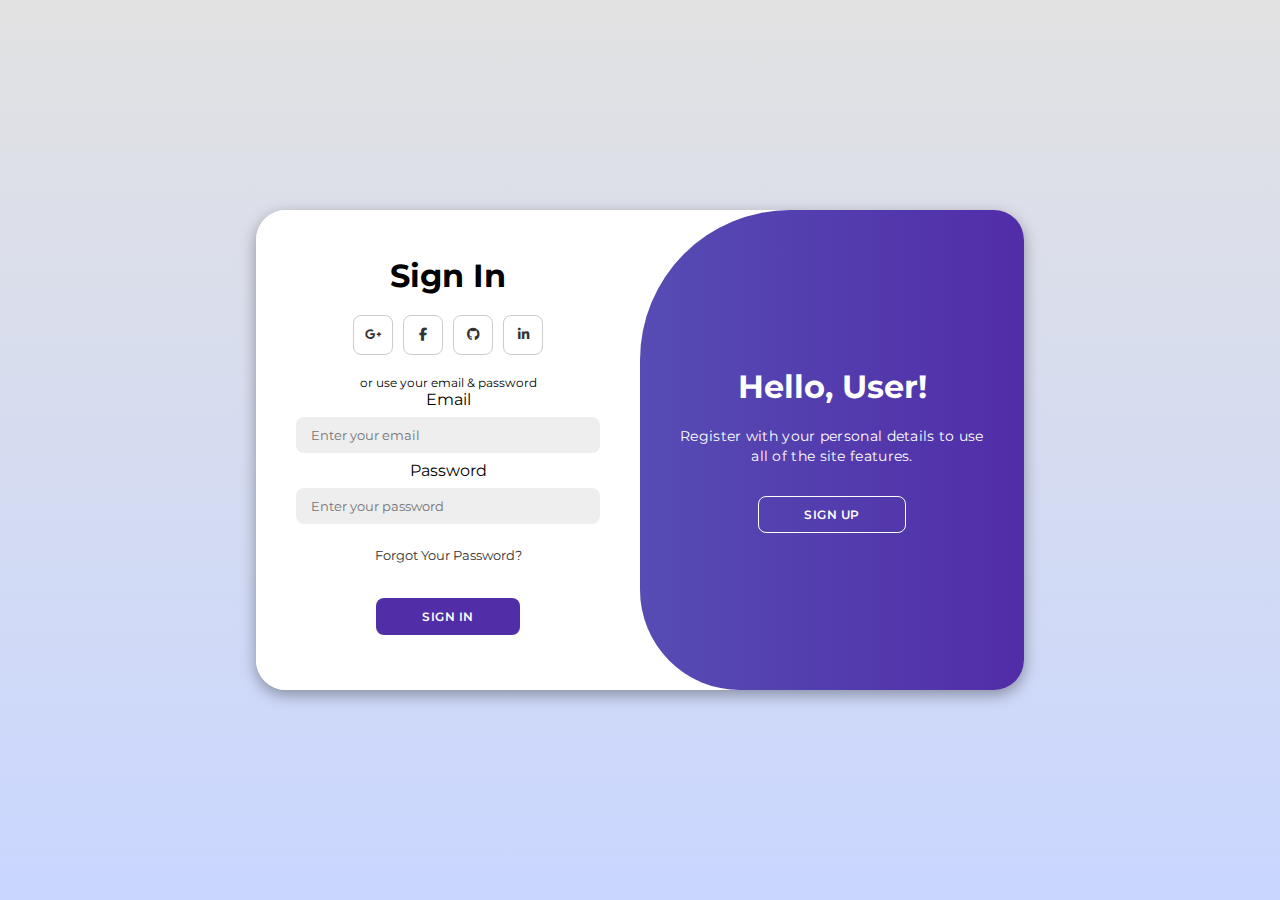
<file: login.html>
<!DOCTYPE html>
<html lang="en">
  <head>
    <meta charset="UTF-8" />
    <meta name="viewport" content="width=device-width, initial-scale=1.0" />
    <link
      rel="stylesheet"
      href="https://cdnjs.cloudflare.com/ajax/libs/font-awesome/6.7.2/css/all.min.css"
    />
    <link rel="stylesheet" href="login.css" />
    <title>Login Page</title>
  </head>
  <body>
    <div id="container" class="container">
      <!-- Sign Up -->
      <div class="form-container sign-up">
        <form>
          <h1>Create Account</h1>
          <div class="social-icons">
            <a href="#" class="icon" aria-label="Sign up with Google">
              <i class="fa-brands fa-google-plus-g"></i>
            </a>
            <a href="#" class="icon" aria-label="Sign up with Facebook">
              <i class="fa-brands fa-facebook-f"></i>
            </a>
            <a href="#" class="icon" aria-label="Sign up with GitHub">
              <i class="fa-brands fa-github"></i>
            </a>
            <a href="#" class="icon" aria-label="Sign up with LinkedIn">
              <i class="fa-brands fa-linkedin-in"></i>
            </a>
          </div>

          <span>or use your email for registration</span>
          <label for="signup-name">Name</label>
          <input
            type="text"
            id="signup-name"
            placeholder="Enter your full name"
            aria-label="Full Name"
          />
          <label for="signup-email">Email</label>
          <input
            type="email"
            id="signup-email"
            placeholder="Enter your email"
            aria-label="Email"
          />
          <label for="signup-password">Password</label>
          <input
            type="password"
            id="signup-password"
            placeholder="Enter your password"
            aria-label="Password"
          />
          <button type="button">Sign Up</button>
        </form>
      </div>

      <!-- Sign In -->
      <div class="form-container sign-in">
        <form>
          <h1>Sign In</h1>
          <div class="social-icons">
            <a href="#" class="icon" aria-label="Sign in with Google">
              <i class="fa-brands fa-google-plus-g"></i>
            </a>
            <a href="#" class="icon" aria-label="Sign in with Facebook">
              <i class="fa-brands fa-facebook-f"></i>
            </a>
            <a href="#" class="icon" aria-label="Sign in with GitHub">
              <i class="fa-brands fa-github"></i>
            </a>
            <a href="#" class="icon" aria-label="Sign in with LinkedIn">
              <i class="fa-brands fa-linkedin-in"></i>
            </a>
          </div>

          <span>or use your email & password</span>
          <label for="signin-email">Email</label>
          <input
            type="email"
            id="signin-email"
            placeholder="Enter your email"
            aria-label="Email"
          />
          <label for="signin-password">Password</label>
          <input
            type="password"
            id="signin-password"
            placeholder="Enter your password"
            aria-label="Password"
          />
          <a href="#">Forgot Your Password?</a>
          <a href="index.html"><button type="button">Sign In</button></a>
        </form>
      </div>

      <div class="toggle-container">
        <div class="toggle">
          <!-- sign-in panel -->
          <div class="toggle-panel toggle-left">
            <h1>Welcome Back!</h1>
            <p>Enter your personal details to use all of the site features.</p>
            <button class="hidden" id="login">Sign In</button>
          </div>

          <!-- sign-up panel -->
          <div class="toggle-panel toggle-right">
            <h1>Hello, User!</h1>
            <p>
              Register with your personal details to use all of the site
              features.
            </p>
            <button class="hidden" id="Register">Sign Up</button>
          </div>
        </div>
      </div>
    </div>

    <script src="login.js"></script>
  </body>
</html>
</file>
<file: style.css>
/* General Styles */
* {
  margin: 0;
  padding: 0;
  box-sizing: border-box;
  font-family: "Roboto", sans-serif;
}
/* Color Variables */
html {
  --primary-clr: #6cdc97;
  --primary-medium-clr: #d8e9df;
  --primary-light-clr: #edfaf1;
  --bg-clr-1: #ffffff;
  --dark-heading-clr: #232d39;
  --dark-text-clr: #6c757d;
  --light-heading-clr: #232321b0;
  --light-text-clr: #cecece;
}
/* Body and Container */
body {
  width: 100%;
  min-height: 100vh;
}
.website-container {
  width: 100%;
  max-width: 1400px;
  min-height: 100vh;
  margin: 0 auto;
}
/* Button Styles */
button.btn {
  padding: 10px 18px;
  background-color: var(--dark-heading-clr);
  color: var(--light-heading-clr);
  font-size: 1rem;
  /* Use rem for scalability */
  border: 1px solid transparent;
  border-radius: 5px;
  cursor: pointer;
  transition: background-color 0.3s, color 0.3s, border 0.3s;
}
button.btn:hover {
  background-color: var(--light-heading-clr);
  color: var(--primary-clr);
  border: 1px solid var(--primary-clr);
}
/* Navbar Styles */
.main-navbar {
  position: fixed;
  top: 0;
  width: 100%;
  max-width: 1400px;
  height: 12vh;
  max-height: 80px;
  background-color: var(--primary-clr);
  padding: 0 8%;
  display: flex;
  justify-content: space-between;
  align-items: center;
  z-index: 100;
  box-shadow: 0px 2px 5px rgba(0, 0, 0, 0.1);
}
.main-navbar .logo {
  text-decoration: none;
  margin-right: auto;
}
.nav-list li a {
  display: flex;
  align-items: center;
  gap: 8px; /* Space between icon and text */
}

.nav-list li a i {
  font-size: 1.25rem; /* Adjust icon size */
  color: var(--light-heading-clr); /* Icon color */
}

.main-navbar img {
  width: 120px;
  height: auto;
}
.main-navbar .nav-list {
  display: flex;
  justify-content: center;
  /* Centers the navigation links */
  flex: 1;
  /* Allows the list to occupy maximum space */
  list-style: none;
  margin: 0;
  padding: 0;
}
.main-navbar .nav-list li {
  display: inline-block;
  margin: 0 10px;
}
.main-navbar .nav-list li a {
  position: relative;
  color: var(--light-heading-clr);
  font-weight: 500;
  font-size: 1rem;
  /* Use rem for scalability */
  text-decoration: none;
  text-transform: uppercase;
  letter-spacing: 1px;
}
.main-navbar .nav-list li a::after {
  position: absolute;
  content: "";
  width: 100%;
  height: 2px;
  background-color: var(--light-heading-clr);
  left: 0;
  top: calc(100% + 2px);
  transform: scaleX(0);
  transition: all 0.3s;
}
.main-navbar .nav-list li a:hover::after {
  transform: scaleX(1);
}
.main-navbar .get-started-btn {
  background-color: var(--dark-heading-clr);
  color: var(--primary-clr);
}
.main-navbar .get-started-btn:hover {
  background-color: var(--primary-clr);
  color: var(--light-heading-clr);
  border: 1px solid var(--light-heading-clr);
}
/* Hamburger Menu Styles */
.main-navbar .menu-btn span {
  position: relative;
  display: block;
  width: 100%;
  height: 2px;
  background-color: var(--light-heading-clr);
  border-radius: 5px;
  transition: all 0.4s;
}
.main-navbar .menu-btn span::before,
.main-navbar .menu-btn span::after {
  position: absolute;
  content: "";
  width: 100%;
  height: 2px;
  background-color: var(--light-heading-clr);
  border-radius: 5px;
  transition: all 0.4s;
}
.main-navbar .menu-btn span::before {
  transform: translateY(-9px);
}
.main-navbar .menu-btn span::after {
  transform: translateY(9px);
}
.main-navbar .menu-btn.active span {
  background-color: transparent;
  /* Middle bar disappears */
}
.main-navbar .menu-btn.active span::before {
  transform: rotate(45deg);
  /* Top bar rotates */
  transform-origin: center;
}
.main-navbar .menu-btn.active span::after {
  transform: rotate(-45deg);
  /* Bottom bar rotates */
  transform-origin: center;
}
/* Hide the hamburger menu in desktop mode */
@media (min-width: 968px) {
  .menu-btn {
    display: none;
    /* Hide the hamburger menu */
  }
  .get-started-btn-container {
    display: block;
    /* Ensure "Get Started" button is visible */
  }
}
/* Home Section */
section.home {
  position: relative;
  width: 100%;
  min-height: 100vh;
  background-color: var(--primary-light-clr);
}
.home .banner {
  width: 100%;
  min-height: 100vh;
  padding: 100px 8% 70px;
  display: flex;
  justify-content: space-between;
  align-items: center;
}
.home .banner .banner-desc {
  position: relative;
  flex-basis: 50%;
  max-width: 700px;
  z-index: 2;
}
.home .banner-desc h2 {
  font-size: 3rem;
  /* Scalable with rem */
  color: var(--dark-heading-clr);
  letter-spacing: 1px;
  line-height: 1.4;
  margin-bottom: 10px;
}
.home .banner-desc p {
  color: var(--dark-text-clr);
  line-height: 1.4;
  margin-bottom: 50px;
}
/* Search Bar Styles */
.banner .banner-desc .search-bar {
  position: relative;
  width: 100%;
  /* Responsive width */
  max-width: 400px;
  /* Maximum width limit */
  height: 50px;
  /* Standard height */
  display: flex;
  align-items: center;
  border-radius: 5px;
  overflow: hidden;
  /* Prevent overflow */
  background-color: var(--primary-light-clr);
  border: 2px solid #50e96e;
  /* Border for the search bar */
}
.banner-desc .search-bar input {
  flex: 1;
  /* Flexible input width */
  height: 100%;
  padding: 0 60px 0 10px;
  /* Space for the text and icon */
  font-size: 1rem;
  /* Scalable font size */
  background-color: transparent;
  color: var(--dark-text-clr);
  border: none;
  outline: none;
  /* Remove default focus outline */
}
.banner-desc .search-bar i {
  height: 100%;
  /* Icon height matches the search bar */
  width: 45px;
  /* Icon width */
  background-color: var(--primary-clr);
  color: var(--light-heading-clr);
  display: flex;
  justify-content: center;
  align-items: center;
  cursor: pointer;
  border: none;
  box-shadow: none;
  border-left: 2px solid transparent;
  /* Transparent border to maintain alignment */
  border-radius: 0 5px 5px 0;
  /* Rounded corners */
  transition: background-color 0.3s, color 0.3s;
  /* Smooth hover effect */
}
.banner-desc .search-bar i:hover {
  background-color: var(--primary-light-clr);
  color: var(--primary-clr);
  /* Icon color changes on hover */
}
/* Banner Image Styles */
.home .banner .banner-img {
  position: relative;
  flex-basis: 50%;
  display: flex;
  justify-content: flex-end;
  z-index: 1;
}
.banner-img .banner-img-container {
  position: relative;
  width: 100%;
  z-index: 2;
}
.banner-img .banner-img-container img {
  height: auto;
  width: 100%;
}
.banner-img .banner-img-container .states {
  position: absolute;
  width: 100%;
  height: 100%;
  top: 0;
  left: 0;
}
.banner-img .banner-img-container .states .total-courses {
  position: absolute;
  padding: 6px 10px 6px 6px;
  background-color: var(--primary-medium-clr);
  border-radius: 5px;
  bottom: 15%;
  left: -80px;
  display: flex;
  align-items: center;
  box-shadow: 0px 0px 15px 0px rgb(0, 0, 0, 0.3);
}
.states .total-courses .icon {
  width: 50px;
  height: 50px;
  border-radius: 50%;
  display: flex;
  justify-content: center;
  align-items: center;
  background-color: var(--primary-clr);
  margin-right: 10px;
}
.states .total-courses .icon i {
  font-size: 20px;
  color: var(--primary-light-clr);
}
.states .total-courses .desc {
  display: flex;
  flex-direction: column;
}
.states .total-courses .desc span:nth-child(1) {
  font-size: 24px;
  font-weight: 550;
  letter-spacing: 0.5px;
  margin-bottom: 1px;
}
.states .total-courses .desc span:nth-child(2) {
  font-size: 12px;
  color: var(--dark-text-clr);
}
.banner-img-container .states .course-ratings {
  position: absolute;
  width: 90px;
  height: 90px;
  padding: 10px;
  border-radius: 50%;
  background-color: var(--primary-clr);
  display: flex;
  flex-direction: column;
  justify-content: center;
  align-items: center;
  top: 80px;
  right: 5px;
  box-shadow: 0px 0px 15px 0px rgb(0, 0, 0, 0.3);
}
.states .course-ratings span:nth-child(1) {
  color: var(--dark-heading-clr);
  font-size: 20px;
  font-weight: 600;
  text-align: center;
}
.states .course-ratings span:nth-child(1) i {
  color: gold;
  font-size: 17px;
}
.states .course-ratings span:nth-child(2) {
  color: var(--light-heading-clr);
  font-size: 12px;
  text-align: center;
}
.banner-img .banner-img-container .pattern {
  position: absolute;
  top: 20px;
  left: -40px;
  z-index: -1;
}
.banner-img-container .pattern img {
  width: 150px;
  height: auto;
  opacity: 0.4;
}
/* Parters Section */
/* Partners Section */
section.partners {
  width: 100%;
  padding: 50px 8%;
  background-color: var(--primary-clr);
  text-align: center;
}
/* Default Styling for Partners Heading */
.partners h3 {
  margin-bottom: 20px;
  /* Adjust spacing below heading */
  color: var(--dark-heading-clr);
  font-size: 22px;
  /* Slightly smaller font size for balance */
  font-weight: bold;
  text-align: center;
  line-height: 1.4;
  /* Add slight line spacing for better readability */
}
/* Responsive Adjustments */
@media (max-width: 768px) {
  .partners h3 {
    font-size: 20px;
    /* Adjust font size for medium screens */
    margin-bottom: 15px;
    /* Reduced spacing for tighter layout */
  }
}
@media (max-width: 568px) {
  .partners h3 {
    font-size: 18px;
    /* Further reduced font size */
    margin-bottom: 10px;
    /* Compact spacing */
  }
}
.partners .partners-slider .brand-item {
  display: flex;
  justify-content: center;
  align-items: center;
  background-color: #ffffff;
  /* Add background for better contrast */
  padding: 15px;
  border-radius: 10px;
  /* Rounded corners for logos */
  box-shadow: 0px 2px 5px rgba(0, 0, 0, 0.1);
  /* Subtle shadow for depth */
}
.partners .partners-slider .brand-item img {
  max-width: 100px;
  /* Restrict logo size */
  max-height: 50px;
  /* Prevent overly tall logos */
  object-fit: contain;
  /* Ensure logos maintain aspect ratio */
  display: block;
}
.owl-carousel .owl-nav {
  position: absolute;
  top: -50px;
  /* Adjust based on layout */
  right: 0;
}
.owl-carousel .owl-nav button {
  background-color: var(--primary-clr);
  color: #ffffff;
  border-radius: 5px;
  padding: 5px 10px;
  font-size: 16px;
  transition: background-color 0.3s;
}
.owl-carousel .owl-nav {
  position: absolute;
  top: -75px;
  /* Move arrows above the carousel */
  right: 0;
  left: 0;
  /* Center align arrows horizontally */
  display: flex;
  justify-content: space-between;
  align-items: center;
  z-index: 10;
}
.owl-carousel .owl-nav .owl-prev i,
.owl-carousel .owl-nav .owl-next i {
  padding: 8px 14px !important;
  border-radius: 5px;
  font-size: 16px !important;
  background-color: var(--light-text-clr) !important;
  color: var(--light-heading-clr);
  border: 1px solid transparent;
  cursor: pointer;
  transition: 0.3s;
}
/* Hover Effects for Arrows */
.owl-carousel .owl-nav .owl-prev i:hover,
.owl-carousel .owl-nav .owl-next i:hover {
  background-color: var(--light-heading-clr);
  color: var(--primary-clr);
  border: 1px solid var(--dark-heading-clr);
}
.owl-carousel .owl-dots {
  margin-top: 20px;
}
.owl-carousel .owl-dots .owl-dot span {
  padding: 4px !important;
}
.owl-carousel .owl-dots .owl-dot.active span {
  background-color: var(--dark-heading-clr) !important;
}
/* Media Queries */
@media (max-width: 968px) {
  .main-navbar .menu-btn {
    display: flex;
    margin-left: 40px;
    z-index: 101;
  }
  .nav-list {
    position: fixed;
    top: 0;
    right: -100%;
    /* Start hidden */
    width: 100%;
    height: 100vh;
    flex-direction: column;
    align-items: center;
    justify-content: center;
    background-color: var(--primary-clr);
    transition: right 0.5s ease-in-out;
  }
  .nav-list.open {
    right: 0;
    /* Slide in when toggled */
  }
  .nav-list li a {
    font-size: 1.25rem;
    /* Use rem for scalability */
    text-align: center;
  }
  .home .banner {
    flex-direction: column-reverse;
    justify-content: flex-start;
    align-items: flex-start;
  }
  .home .banner .banner-desc,
  .home .banner .banner-img {
    flex-basis: 100%;
  }
  .home .banner .banner-img {
    align-self: center;
    margin-bottom: 50px;
  }
}
@media (max-width: 768px) {
  .banner-img-container .states .total-courses {
    left: 5px;
    bottom: 10%;
  }
  .banner .banner-desc h2 {
    font-size: 2.625rem;
    /* Use rem for scalability */
  }
  .main-navbar .nav-list {
    display: flex;
    flex-direction: column;
    align-items: center;
    gap: 15px;
    /* Add spacing between items */
  }
  .main-navbar .nav-list li {
    margin: 0;
    /* Override any inline spacing */
  }
  .main-navbar .nav-list li a {
    font-size: 1.125rem;
    /* Use rem for scalability */
    text-align: center;
  }
  .states .total-courses {
    padding: 4px 8px;
    /* Reduce padding inside the box */
    bottom: 10%;
    /* Adjust position */
    left: 0;
    /* Ensure it fits properly */
  }
  .states .total-courses .icon {
    width: 40px;
    /* Reduce icon size */
    height: 40px;
  }
  .states .total-courses .desc span:nth-child(1) {
    font-size: 18px;
    /* Adjust size for '284+' */
  }
  .states .total-courses .desc span:nth-child(2) {
    font-size: 10px;
    /* Adjust size for 'Total Courses' */
  }
}
/*@media(max-width: 668px){
    .partners h3{
        margin-right: 150px;
   }
}
*/
@media (max-width: 568px) {
  /* Additional styles for smaller devices can be added here */
}
@media (max-width: 468px) {
  .banner-img .banner-img-container {
    width: 100%;
  }
  .banner .banner-desc .search-bar {
    width: 100%;
  }
  .banner-img-container .states .course-ratings {
    top: 30px;
    right: -10px;
  }
  .banner .banner-desc h2 {
    font-size: 2rem;
    /* Use rem for scalability */
  }
  .main-navbar .get-started-btn-container {
    display: none;
  }
  .states .total-courses .desc span:nth-child(1) {
    font-size: 16px;
    /* Further reduce size for smaller devices */
  }
  .states .total-courses .desc span:nth-child(2) {
    font-size: 8px;
    /* Further reduce size for smaller devices */
  }
  .states .total-courses {
    padding: 3px 6px;
    /* Further reduce padding */
    bottom: 8%;
    /* Fine-tune position */
  }
  .states .total-courses .icon {
    width: 35px;
    /* Smaller icon */
    height: 35px;
  }
}
/* service */
.services {
  padding: 50px 8%;
  background-color: var(--primary-light-clr);
  text-align: center;
}
.services .section-header h1 {
  font-size: 32px;
  font-weight: bold;
  color: var(--dark-heading-clr);
  margin-bottom: 10px;
}
.services .section-header p {
  font-size: 16px;
  color: var(--dark-text-clr);
  margin-bottom: 30px;
}
.service-items {
  display: flex;
  flex-wrap: wrap;
  justify-content: center;
  gap: 30px;
}
.service-item {
  flex: 1 1 calc(25% - 30px);
  max-width: calc(25% - 30px);
  padding: 20px;
  background-color: #ffffff;
  box-shadow: 0px 4px 6px rgba(0, 0, 0, 0.1);
  border-radius: 10px;
  text-align: center;
  transition: transform 0.3s, box-shadow 0.3s;
}
.service-item:hover {
  transform: translateY(-10px);
  box-shadow: 0px 8px 12px rgba(0, 0, 0, 0.2);
}
.service-item i {
  font-size: 36px;
  color: var(--primary-clr);
  margin-bottom: 15px;
}
.service-item h3 {
  font-size: 20px;
  font-weight: bold;
  margin-bottom: 10px;
  color: var(--dark-heading-clr);
}
.service-item p {
  font-size: 14px;
  color: var(--dark-text-clr);
}
@media (max-width: 768px) {
  .service-item {
    flex: 1 1 calc(50% - 20px);
    max-width: calc(50% - 20px);
  }
}
@media (max-width: 480px) {
  .service-item {
    flex: 1 1 100%;
    max-width: 100%;
  }
}

.main-navbar {
  position: fixed;
  top: 0;
  width: 100%;
  z-index: 100;
  transition: top 0.3s ease; /* Smooth hiding effect */
}

/* General Section Styling */
.courses {
  padding: 50px 8%;
  background-color: #f8fafc;
  text-align: center;
}
.section-header {
  text-align: center;
  margin-bottom: 30px;
}
.section-header h1 {
  font-size: 32px;
  font-weight: bold;
  color: #333;
  margin-bottom: 10px;
}
.section-header p {
  font-size: 16px;
  color: #666;
}
.btn-container {
  display: flex;
  justify-content: center;
  gap: 15px;
  margin-top: 20px;
}
/* Button Styling */
/* Default State */
.courses-btn {
  background-color: #6cdc97;
  /* New background color (green) */
  color: #ffffff;
  /* White text */
  padding: 12px 25px;
  font-size: 16px;
  font-weight: bold;
  text-transform: uppercase;
  border: none;
  border-radius: 5px;
  cursor: pointer;
  transition: all 0.3s ease;
}
/* Hover State */
.courses-btn:hover {
  background-color: #50a873;
  /* Darker green for hover */
  color: #ffffff;
  /* Keep white text */
  transform: scale(1.05);
  /* Slight scale-up on hover */
}
/* View All and Previous Buttons */
#view-all-btn,
#previous-btn {
  color: #ffffff;
  /* White text */
  padding: 12px 25px;
  font-size: 16px;
  font-weight: bold;
  text-transform: uppercase;
  border: none;
  border-radius: 5px;
  cursor: pointer;
  transition: all 0.3s ease;
  display: inline-block;
  /* Ensure buttons are visible */
}
.hidden {
  display: none;
  /* Hidden initially */
  opacity: 0;
  /* Invisible */
  transform: translateY(20px);
  /* Optional animation */
  transition: opacity 0.3s ease, transform 0.3s ease;
  /* Smooth transition */
}
/* Style for View All Button */
#view-all-btn {
  background-color: #007bff;
  /* Blue background */
  color: #ffffff;
  /* White text */
}
#view-all-btn:hover {
  background-color: #0056b3;
  /* Darker blue on hover */
}
#prev-btn {
  background-color: #21dd46;
  /* Blue background */
  color: #ffffff;
  /* White text */
}
#prevbtn:hover {
  background-color: #37a36a;
  /* Darker blue on hover */
}
/* General Courses Section Styling */
.courses {
  padding: 50px 8%;
  background-color: #f8fafc;
  text-align: center;
}
.section-header {
  text-align: center;
  margin-bottom: 30px;
}
.section-header h1 {
  font-size: 32px;
  font-weight: bold;
  color: #333;
  margin-bottom: 10px;
}
.section-header p {
  font-size: 16px;
  color: #666;
}
/* Course Cards */
.course-items {
  display: flex;
  flex-wrap: wrap;
  gap: 20px;
  justify-content: space-around;
}
.course-card {
  display: flex;
  flex-direction: column;
  justify-content: space-between;
  /* Ensure even spacing */
  align-items: center;
  background-color: #ffffff;
  border-radius: 10px;
  box-shadow: 0px 4px 6px rgba(0, 0, 0, 0.1);
  padding: 20px;
  width: calc(25% - 20px);
  max-width: 300px;
  text-align: center;
  min-height: 500px;
  /* Ensure consistent height across cards */
  transition: transform 0.3s ease, box-shadow 0.3s ease;
}
.course-card:hover {
  transform: translateY(-10px);
  /* Lift the card slightly */
  box-shadow: 0px 8px 12px rgba(0, 0, 0, 0.2);
  /* Add shadow */
}
/* Placeholder for Images */
.course-card .image-placeholder {
  width: 100%;
  height: 150px;
  /* Reserve space for image */
  background-color: #f1f1f1;
  border-radius: 10px;
  margin-bottom: 15px;
  display: flex;
  justify-content: center;
  align-items: center;
  font-size: 14px;
  color: #999;
  text-align: center;
}
.course-card img {
  width: 100%;
  height: auto;
  aspect-ratio: 16 / 9;
  border-radius: 10px;
  object-fit: cover;
  /* Ensure consistent scaling */
  margin-bottom: 15px;
}
/* Category Styling */
.course-card .category h3 {
  font-size: 14px;
  color: #6cdc97;
  margin-bottom: 10px;
}
/* Title Styling */
.course-title {
  font-size: 18px;
  font-weight: bold;
  color: #333;
  margin-bottom: 15px;
  min-height: 40px;
  /* Reserve consistent height for titles */
  white-space: nowrap;
  overflow: hidden;
  text-overflow: ellipsis;
}
/* Description Section */
.course-desc {
  font-size: 13px;
  color: #666;
  display: flex;
  justify-content: space-between;
  /* Align left and right content */
  width: 100%;
  margin-bottom: 15px;
  min-height: 30px;
  /* Reserve space for descriptions */
}
/* Ratings and Price */
.course-ratings {
  font-size: 14px;
  font-weight: bold;
  color: #333;
  display: flex;
  justify-content: space-between;
  width: 100%;
  margin-top: 10px;
  border-top: 1px solid #ccc;
  padding-top: 10px;
}
/* Button Container */
.button-container {
  display: flex;
  flex-direction: column;
  gap: 10px;
  /* Space between buttons */
  margin-top: auto;
  /* Push buttons to the bottom */
  align-items: center;
  width: 100%;
  padding-bottom: 15px;
  /* Add space below buttons */
}
/* Buttons */
.enroll-btn {
  background-color: #28a745;
  /* Green */
  color: #ffffff;
  padding: 10px 20px;
  font-size: 16px;
  font-weight: bold;
  text-transform: uppercase;
  border: none;
  border-radius: 50px;
  /* Rounded button */
  cursor: pointer;
  transition: all 0.3s ease;
}
.enroll-btn:hover {
  background-color: #218838;
  /* Darker green on hover */
  transform: scale(1.05);
}
.learn-more-btn {
  background-color: #ffc107;
  /* Yellow */
  color: #333;
  padding: 10px 20px;
  font-size: 16px;
  font-weight: bold;
  text-transform: uppercase;
  border: none;
  border-radius: 50px;
  /* Rounded button */
  cursor: pointer;
  transition: all 0.3s ease;
}
.learn-more-btn:hover {
  background-color: #e0a800;
  /* Darker yellow on hover */
  transform: scale(1.05);
}
.wishlist-btn {
  background-color: transparent;
  color: #ff4757;
  /* Red */
  font-size: 14px;
  font-weight: bold;
  border: none;
  cursor: pointer;
  display: flex;
  align-items: center;
  gap: 5px;
  /* Space between heart icon and text */
  transition: color 0.3s ease;
}
.wishlist-btn:hover {
  color: #e84118;
  /* Darker red on hover */
}
.wishlist-btn i {
  font-size: 16px;
}
/* Hidden Courses */
.hidden {
  display: none;
  /* Hide by default */
}
/* Responsive Design */
@media (max-width: 768px) {
  .course-card {
    width: calc(50% - 20px);
    /* Two cards per row */
  }
}
@media (max-width: 480px) {
  .course-card {
    width: 100%;
    /* Single card per row */
  }
}
/* Style for Share Button */
.share-btn {
  background-color: #17a2b8;
  /* Teal color */
  color: #ffffff;
  padding: 10px 20px;
  font-size: 16px;
  font-weight: bold;
  text-transform: uppercase;
  border: none;
  border-radius: 50px;
  cursor: pointer;
  transition: all 0.3s ease;
}
.share-btn:hover {
  background-color: #138496;
  /* Darker teal on hover */
  transform: scale(1.05);
}
/* Adjust Button Position */
.button-container {
  margin-top: 20px;
  /* Lower the buttons slightly */
  gap: 15px;
  /* Add spacing between buttons */
}
/* Categories */
/* Categories Section */
.categories {
  padding: 50px 8%;
  background-color: #f9f9f9;
  text-align: center;
}
.categories .section-header h1 {
  font-size: 32px;
  font-weight: bold;
  color: #333;
  margin-bottom: 10px;
}
.categories .section-header p {
  font-size: 16px;
  color: #666;
  margin-bottom: 30px;
}
.categories-contents {
  display: flex;
  justify-content: space-around;
  flex-wrap: wrap;
  gap: 30px;
}
.category-item {
  flex: 1 1 calc(25% - 20px);
  /* Adjust width for 4 items per row */
  max-width: calc(25% - 20px);
  padding: 20px;
  background-color: #fff;
  box-shadow: 0px 4px 6px rgba(0, 0, 0, 0.1);
  border-radius: 10px;
  text-align: center;
  transition: transform 0.3s, box-shadow 0.3s;
}
.category-item:hover {
  transform: translateY(-10px);
  box-shadow: 0px 8px 12px rgba(0, 0, 0, 0.2);
}
.category-icon {
  font-size: 40px;
  color: #6cdc97;
  margin-bottom: 15px;
}
.category-desc h3 {
  font-size: 20px;
  font-weight: bold;
  color: #333;
  margin-bottom: 10px;
}
.category-desc p {
  font-size: 14px;
  color: #666;
}
/* Responsive Design */
@media (max-width: 768px) {
  .category-item {
    flex: 1 1 calc(50% - 20px);
    /* Adjust width for 2 items per row */
    max-width: calc(50% - 20px);
  }
}
@media (max-width: 480px) {
  .category-item {
    flex: 1 1 100%;
    /* Adjust width for 1 item per row */
    max-width: 100%;
  }
}
/* Teacher */
/* Instructor Section */
.instructor {
  padding: 50px 8%;
  background-color: #f4f4f4;
  /* Light gray background for contrast */
  text-align: center;
}
.instructor-container {
  max-width: 800px;
  /* Restrict width for better readability */
  margin: 0 auto;
  /* Center the content */
  padding: 30px;
  background-color: #fff;
  /* White background for the content */
  box-shadow: 0px 4px 6px rgba(18, 237, 47, 0.1);
  /* Subtle shadow for depth */
  border-radius: 10px;
  /* Rounded corners for a modern look */
}
.instructor-container h2 {
  font-size: 28px;
  /* Larger font size for the heading */
  font-weight: bold;
  color: #333;
  /* Dark gray text for good contrast */
  margin-bottom: 15px;
}
.instructor-container p {
  font-size: 16px;
  /* Standard font size for readability */
  color: #666;
  /* Medium gray text */
  margin-bottom: 25px;
}
.teacher-btn {
  padding: 12px 25px;
  font-size: 16px;
  font-weight: bold;
  color: #ffffff !important;
  background-color: #31ff11;
  /* Green background */
  border: none;
  border-radius: 50px;
  /* Fully rounded button */
  cursor: pointer;
  transition: all 0.3s ease;
}
.teacher-btn:hover {
  background-color: #63f182;
  /* Darker green on hover */
  transform: scale(1.05);
  /* Slight scale-up effect */
}
/* Responsive Design */
@media (max-width: 768px) {
  .instructor-container {
    padding: 20px;
    /* Reduce padding for smaller screens */
  }
  .instructor-container h2 {
    font-size: 24px;
    /* Slightly smaller heading */
  }
  .instructor-container p {
    font-size: 14px;
    /* Adjust text size for readability */
  }
  .teacher-btn {
    font-size: 14px;
    /* Adjust button text size */
    padding: 10px 20px;
    /* Reduce button size */
  }
}
@media (max-width: 480px) {
  .instructor-container {
    padding: 15px;
    /* Further reduce padding for mobile */
  }
  .instructor-container h2 {
    font-size: 20px;
    /* Smaller heading for small screens */
  }
  .instructor-container p {
    font-size: 13px;
    /* Smaller text */
  }
  .teacher-btn {
    font-size: 13px;
    /* Adjust button size */
    padding: 8px 18px;
    /* Smaller button padding */
  }
}
/* Wrapper for Comments Section */
.comments-wrapper {
  padding: 50px 8%;
  background: #c5ecd3;
  /* Light background for contrast */
  text-align: center;
}
/* Comments Summary Section */
.comments-summary {
  margin-bottom: 40px;
}
.comments-summary h2 {
  font-size: 28px;
  font-weight: bold;
  color: #2c3e50;
  margin-bottom: 20px;
}
.summary-stats {
  display: flex;
  justify-content: center;
  gap: 40px;
}
.stat-item h3 {
  font-size: 36px;
  font-weight: bold;
  color: #28a745;
  margin-bottom: 5px;
}
.stat-item p {
  font-size: 14px;
  color: #555;
}
/* Comments List Section */
.comments-list {
  display: grid;
  gap: 20px;
  grid-template-columns: repeat(auto-fit, minmax(300px, 1fr));
}
/* Individual Comment Card */
.comment-card {
  background: #ffffff;
  border-radius: 10px;
  padding: 20px;
  box-shadow: 0 4px 10px rgba(0, 0, 0, 0.1);
  transition: transform 0.3s ease, box-shadow 0.3s ease;
  text-align: left;
}
.comment-card:hover {
  transform: translateY(-5px);
  box-shadow: 0 8px 15px rgba(0, 0, 0, 0.2);
}
.comment-header {
  display: flex;
  align-items: center;
  gap: 15px;
  margin-bottom: 15px;
}
.comment-header img {
  width: 60px;
  height: 60px;
  border-radius: 50%;
  object-fit: cover;
  box-shadow: 0 2px 6px rgba(0, 0, 0, 0.1);
}
.comment-info h3 {
  font-size: 18px;
  color: #2c3e50;
  margin: 0;
}
.comment-info p {
  font-size: 14px;
  color: #6ad79d;
  margin: 0;
}
.comment-content p {
  font-size: 16px;
  color: #555;
  line-height: 1.5;
  margin: 15px 0;
  font-style: italic;
}
.comment-footer {
  display: flex;
  justify-content: space-between;
  align-items: center;
}
.rating i {
  color: #ffd700;
  /* Gold for star rating */
  margin-right: 2px;
}
/* Comment Form Section */
.comment-form {
  margin-top: 40px;
  text-align: left;
  max-width: 600px;
  margin-left: auto;
  margin-right: auto;
  padding: 20px;
  background: #ebedeb;
  border: 1px solid #ddd;
  border-radius: 10px;
  box-shadow: 0px 4px 10px rgba(0, 0, 0, 0.1);
}
.comment-form h2 {
  font-size: 24px;
  color: #333;
  margin-bottom: 20px;
}
.comment-form form {
  display: flex;
  flex-direction: column;
  gap: 15px;
}
.comment-form textarea,
.comment-form input,
.comment-form select {
  padding: 15px;
  font-size: 14px;
  border: 1px solid #000000;
  border-radius: 5px;
  width: 100%;
  resize: none;
  background: #f9f9f9;
  transition: border 0.3s ease, background 0.3s ease;
}
.comment-form textarea:focus,
.comment-form input:focus,
.comment-form select:focus {
  border: 1px solid #6cdc97;
  background: #ffffff;
}
.comment-form button.submit-btn {
  padding: 12px 25px;
  background: linear-gradient(to right, #28a745, #6cdc97);
  color: #ffffff;
  font-size: 16px;
  font-weight: bold;
  border: none;
  border-radius: 5px;
  cursor: pointer;
  transition: background-color 0.3s ease, transform 0.3s ease;
  text-transform: uppercase;
}
.comment-form button.submit-btn:hover {
  background: linear-gradient(to right, #50a873, #28a745);
  transform: scale(1.05);
}
/* Responsive Design */
@media (max-width: 768px) {
  .summary-stats {
    flex-wrap: wrap;
    gap: 20px;
  }
  .stat-item h3 {
    font-size: 28px;
  }
  .comments-list {
    grid-template-columns: repeat(auto-fit, minmax(250px, 1fr));
  }
  .comment-form {
    max-width: 90%;
  }
}
@media (max-width: 480px) {
  .comments-wrapper {
    padding: 30px 5%;
  }
  .comment-card {
    padding: 15px;
  }
  .comment-form h2 {
    font-size: 20px;
  }
}
/* Footer Section */
.footer {
  background-color: #1a3620;
  /* Darker background for contrast */
  color: #e5e7eb;
  /* Light gray text for better readability */
  padding: 50px 8%;
  font-family: Arial, sans-serif;
}
.footer-container {
  display: grid;
  grid-template-columns: repeat(auto-fit, minmax(200px, 1fr));
  gap: 40px;
}
/* Footer Logo and About Section */
.footer-about {
  text-align: left;
}
.footer-logo {
  width: 120px;
  margin-bottom: 15px;
}
.footer-about p {
  font-size: 14px;
  line-height: 1.8;
}
/* Contact Section */
.footer-contact h3,
.footer-links h3,
.footer-newsletter h3 {
  font-size: 18px;
  margin-bottom: 15px;
  color: #fbbc05;
  /* Highlighted titles */
}
.footer-contact ul {
  list-style: none;
  padding: 0;
  font-size: 14px;
  line-height: 1.8;
}
.footer-contact ul li {
  margin-bottom: 10px;
}
.footer-contact ul li a {
  color: #fbbc05;
  /* Highlighted links */
  text-decoration: none;
  transition: color 0.3s;
}
.footer-contact ul li a:hover {
  color: #ffffff;
  /* White on hover */
}
/* Quick Links Section */
.footer-links ul {
  list-style: none;
  padding: 0;
  font-size: 14px;
}
.footer-links ul li {
  margin-bottom: 10px;
}
.footer-links ul li a {
  color: #fbbc05;
  /* Highlighted links */
  text-decoration: none;
  transition: color 0.3s;
}
.footer-links ul li a:hover {
  color: #ffffff;
}
/* Newsletter Section */
.footer-newsletter p {
  font-size: 14px;
  line-height: 1.6;
  margin-bottom: 15px;
}
.footer-newsletter form {
  display: flex;
  flex-direction: column;
  gap: 10px;
}
.footer-newsletter input {
  padding: 12px 15px;
  border: none;
  border-radius: 5px;
  font-size: 14px;
  width: 100%;
  background-color: #2a2f47;
  color: #ffffff;
}
.footer-newsletter input::placeholder {
  color: #9ca3af;
  /* Subtle placeholder color */
}
.footer-newsletter button {
  padding: 12px 15px;
  border: none;
  border-radius: 5px;
  background-color: #fbbc05;
  /* Yellow button */
  color: #1a1f36;
  /* Dark text for contrast */
  font-weight: bold;
  cursor: pointer;
  transition: background-color 0.3s;
}
.footer-newsletter button:hover {
  background-color: #f9a602;
  /* Darker yellow on hover */
}
/* Responsive Design */
@media (max-width: 768px) {
  .footer-container {
    grid-template-columns: 1fr;
    text-align: center;
  }
  .footer-logo {
    margin: 0 auto;
  }
  .footer-newsletter form {
    align-items: center;
  }
}
/* AI Recommendations Section */
.recommendations {
  padding: 50px 8%;
  background-color: var(--primary-light-clr);
  text-align: center;
}
.recommendations .recommendations-container {
  display: flex;
  flex-wrap: wrap;
  gap: 20px;
  justify-content: space-around;
}
.recommendation-card {
  background-color: #fff;
  border-radius: 10px;
  box-shadow: 0px 4px 6px rgba(0, 0, 0, 0.1);
  padding: 20px;
  max-width: 300px;
  text-align: center;
  transition: transform 0.3s ease, box-shadow 0.3s ease;
}
.recommendation-card:hover {
  transform: translateY(-10px);
  box-shadow: 0px 8px 12px rgba(0, 0, 0, 0.2);
}
/* Chatbot Styles */
#chatbot-container {
  position: fixed;
  bottom: 20px;
  right: 20px;
  z-index: 1000;
}
#chatbot-toggle {
  background-color: var(--primary-clr);
  color: #fff;
  padding: 10px 20px;
  border: none;
  border-radius: 20px;
  cursor: pointer;
}
#chatbot-window {
  position: fixed;
  bottom: 70px;
  right: 20px;
  width: 300px;
  background-color: #fff;
  border: 1px solid #ddd;
  border-radius: 10px;
  box-shadow: 0px 4px 6px rgba(0, 0, 0, 0.1);
  display: flex;
  flex-direction: column;
  overflow: hidden;
}
#chatbot-window.hidden {
  display: none;
}
#chatbot-header {
  background-color: var(--primary-clr);
  color: #fff;
  padding: 10px;
  font-size: 18px;
  text-align: center;
}
#chatbot-messages {
  flex: 1;
  padding: 10px;
  overflow-y: auto;
}
#chatbot-form {
  display: flex;
  padding: 10px;
  border-top: 1px solid #ddd;
}
#chatbot-input {
  flex: 1;
  padding: 10px;
  border: 1px solid #ddd;
  border-radius: 20px;
}
#chatbot-form button {
  background-color: var(--primary-clr);
  color: #fff;
  padding: 10px;
  margin-left: 10px;
  border: none;
  border-radius: 20px;
  cursor: pointer;
}
#chatbot-header {
  display: flex;
  justify-content: space-between;
  align-items: center;
}
#close-chatbot {
  background: none;
  border: none;
  color: #ff0000;
  font-size: 20px;
  cursor: pointer;
}
.recommendation-card img {
  width: 100%;
  height: auto;
  border-radius: 10px;
  margin-bottom: 15px;
}

.service-item {
  padding: 20px;
  background-color: var(--secondary-clr);
  box-shadow: 0px 4px 6px rgba(0, 0, 0, 0.1);
  border-radius: 10px;
  text-align: center;
  transition: transform 0.3s ease, box-shadow 0.3s ease;
}

.service-item:hover {
  transform: translateY(-10px);
  box-shadow: 0px 8px 12px rgba(0, 0, 0, 0.2);
  background-color: var(--primary-light-clr);
}

.cta-section {
  text-align: center;
  margin-top: 40px;
  padding: 20px;
  background-color: var(--primary-clr);
  color: var(--text-clr);
  border-radius: 10px;
}

.cta-section h2 {
  font-size: 24px;
  font-weight: bold;
  margin-bottom: 15px;
}

.cta-btn {
  padding: 10px 20px;
  background-color: var(--dark-heading-clr);
  color: var(--primary-light-clr);
  border: none;
  border-radius: 5px;
  font-size: 16px;
  cursor: pointer;
  transition: background-color 0.3s, color 0.3s;
}

.cta-btn:hover {
  background-color: var(--primary-light-clr);
  color: var(--primary-clr);
}

.search-bar-container {
  position: relative;
  max-width: 375px;
  margin: 25px left;
}

.search-bar-container input {
  width: 100%;
  padding: 15px 25px;
  border-radius: 25px;
  border: 2px solid var(--primary-clr);
  outline: none;
  font-size: 16px;
  color: var(--dark-text-clr);
}

.search-bar-container input::placeholder {
  color: var(--light-text-clr);
}

.search-bar-container .search-btn {
  position: absolute;
  top: 50%;
  right: 10px;
  transform: translateY(-50%);
  background-color: var(--primary-clr);
  color: white;
  border: none;
  border-radius: 50%;
  padding: 10px;
  cursor: pointer;
  font-size: 16px;
  transition: background-color 0.3s;
}

.search-bar-container .search-btn:hover {
  background-color: var(--primary-light-clr);
}
</file>
<file: login.css>
@import url("https://fonts.googleapis.com/css2?family=Montserrat:wght@300;400;500;600;700&display=swap");

* {
  margin: 0;
  padding: 0;
  box-sizing: border-box;
  font-family: "Montserrat", sans-serif;
}

body {
  background-color: #c9d6ff;
  background: linear-gradient(#e2e2e2, #c9d6ff);
  display: flex;
  align-items: center;
  justify-content: center;
  flex-direction: column;
  height: 100vh;
}

.container {
  background-color: #fff;
  border-radius: 30px;
  box-shadow: 0 5px 15px rgb(0, 0, 0, 0.35);
  position: relative;
  overflow: hidden;
  width: 768px;
  max-width: 100%;
  min-height: 480px;
}

.container p {
  font-size: 14px;
  line-height: 20px;
  letter-spacing: 0.3px;
  margin: 20px 0;
}

.container span {
  font-size: 12px;
}

.container a {
  color: #333;
  font-size: 13px;
  text-decoration: none;
  margin: 15px 0 10px;
}

.container button {
  background-color: #512da8;
  color: #fff;
  font-size: 12px;
  padding: 10px 45px;
  border: 1px solid transparent;
  border-radius: 8px;
  font-weight: 600;
  letter-spacing: 0.5px;
  text-transform: uppercase;
  margin-top: 10px;
  cursor: pointer;
}

.container button.hidden {
  background-color: transparent;
  border-color: #fff;
}

.container form {
  background-color: #fff;
  display: flex;
  align-items: center;
  justify-content: center;
  flex-direction: column;
  padding: 0 40px;
  height: 100%;
}

.container input {
  background-color: #eee;
  border: none;
  margin: 8px 0;
  padding: 10px 15px;
  font-size: 13px;
  border-radius: 8px;
  width: 100%;
  outline: none;
}

.form-container {
  position: absolute;
  top: 0;
  height: 100%;
  transition: all 0.6s ease-in-out;
}

.sign-in {
  left: 0;
  width: 50%;
  z-index: 2;
}

.container.active .sign-in {
  transform: translateX(100%);
}

.sign-up {
  left: 0;
  width: 50%;
  opacity: 0;
  z-index: 1;
}

.container.active .sign-up {
  transform: translateX(100%);
  opacity: 1;
  z-index: 5;
  animation: move 0.6s;
}

@keyframes move {
  0%,
  49.99% {
    opacity: 0;
    z-index: 1;
  }
  50%,
  100% {
    opacity: 1;
    z-index: 5;
  }
}

.social-icons {
  margin: 20px 0;
}

.social-icons a {
  border: 1px solid #ccc;
  border-radius: 20%;
  display: inline-flex;
  justify-content: center;
  align-items: center;
  margin: 0 3px;
  width: 40px;
  height: 40px;
}

.toggle-container {
  position: absolute;
  top: 0;
  left: 50%;
  width: 50%;
  height: 100%;
  overflow: hidden;
  transition: all 0.6s ease-in-out;
  border-radius: 150px 0 0 100px;
  z-index: 1000;
}

.container.active .toggle-container {
  transform: translateX(-100%);
  border-radius: 0 150px 100px 0;
}

.toggle {
  background-color: #512da8;
  height: 100%;
  background: linear-gradient(to right, #5c6bc0, #512da8);
  color: #fff;
  position: relative;
  left: -100%;
  height: 100%;
  width: 200%;
  transform: translateX(0);
  transition: all 0.6s ease-in-out;
}

.container.active .toggle {
  transform: translateX(50%);
}

.toggle-panel {
  position: absolute;
  width: 50%;
  height: 100%;
  display: flex;
  align-items: center;
  justify-content: center;
  flex-direction: column;
  padding: 0 30px;
  text-align: center;
  top: 0;
  transform: translateX(0);
  transition: all 0.6s ease-in-out;
}

.toggle-left {
  transform: translateY(-200%);
}

.container.active .toggle-left {
  transform: translateX(0);
}

.toggle-right {
  right: 0;
  transform: translateX(0);
}

.container.active .toggle-right {
  transform: translateX(200%);
}

/* Add hover effects */
.container button:hover {
  background-color: #6a1b9a;
  transition: background-color 0.3s ease;
}

.social-icons a:hover {
  background-color: #ddd;
  transition: background-color 0.3s ease;
}

/* From Uiverse.io by vinodjangid07 */
.Btn {
  width: 45px;
  height: 45px;
  display: flex;
  align-items: center;
  justify-content: center;
  border: none;
  background-color: transparent;
  position: relative;
  /* overflow: hidden; */
  border-radius: 7px;
  cursor: pointer;
  transition: all 0.3s;
}

.svgContainer {
  width: 100%;
  height: 100%;
  display: flex;
  align-items: center;
  justify-content: center;
  background-color: transparent;
  backdrop-filter: blur(4px);
  letter-spacing: 0.8px;
  border-radius: 10px;
  transition: all 0.3s;
  border: 1px solid rgba(156, 156, 156, 0.466);
}

.BG {
  position: absolute;
  content: "";
  width: 100%;
  height: 100%;
  background: #f09433;
  background: -moz-linear-gradient(
    45deg,
    #f09433 0%,
    #e6683c 25%,
    #dc2743 50%,
    #cc2366 75%,
    #bc1888 100%
  );
  background: -webkit-linear-gradient(
    45deg,
    #f09433 0%,
    #e6683c 25%,
    #dc2743 50%,
    #cc2366 75%,
    #bc1888 100%
  );
  background: linear-gradient(
    45deg,
    #f09433 0%,
    #e6683c 25%,
    #dc2743 50%,
    #cc2366 75%,
    #bc1888 100%
  );
  filter: progid:DXImageTransform.Microsoft.gradient( startColorstr='#f09433', endColorstr='#bc1888',GradientType=1 );
  z-index: -1;
  border-radius: 9px;
  pointer-events: none;
  transition: all 0.3s;
}

.Btn:hover .BG {
  transform: rotate(35deg);
  transform-origin: bottom;
}

.Btn:hover .svgContainer {
  background-color: rgba(156, 156, 156, 0.466);
}
</file>
